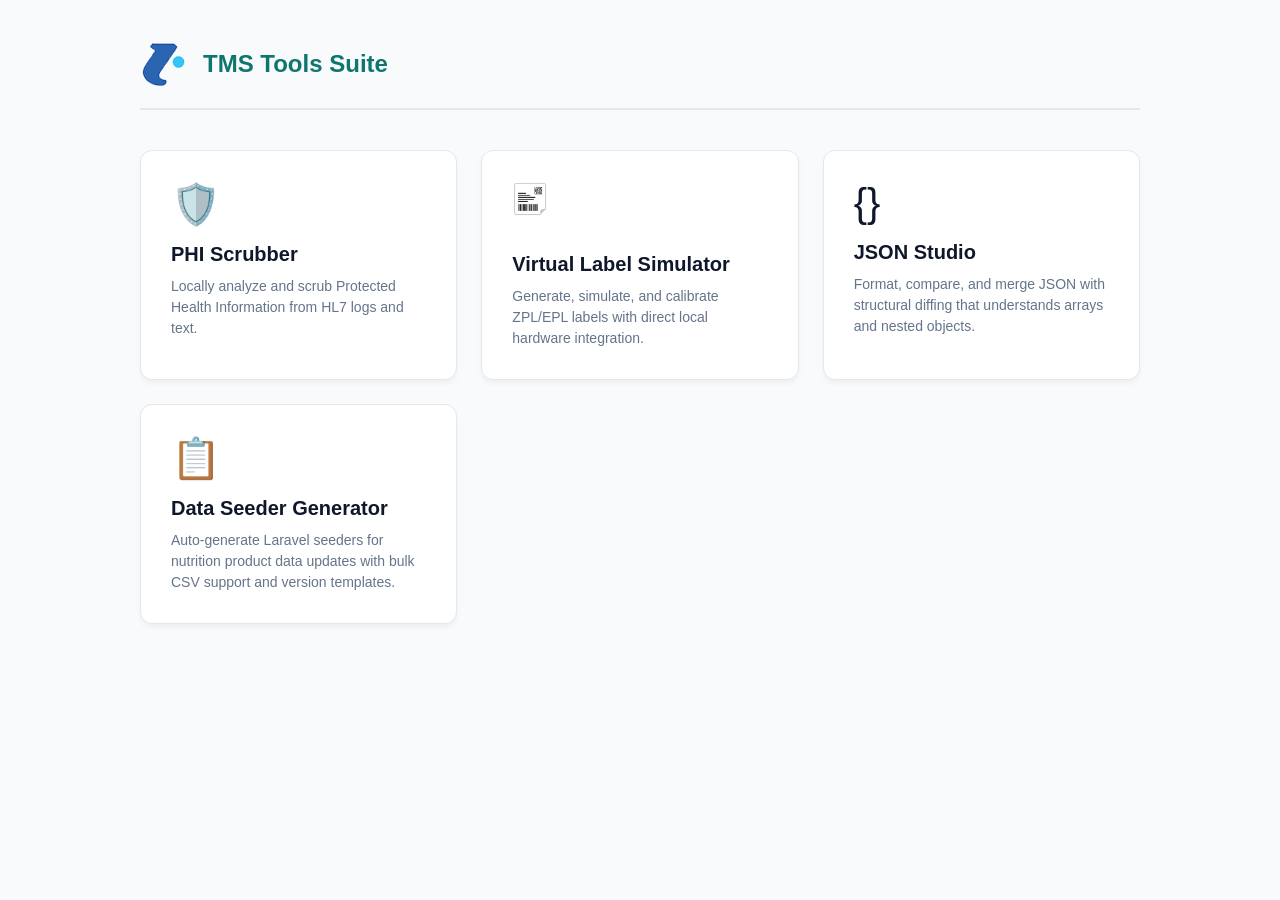
<file: dashboard/index.html>
<!DOCTYPE html>
<html lang="en">
<head>
    <meta charset="UTF-8">
    <meta name="viewport" content="width=device-width, initial-scale=1.0">
    <title>TMS Tools Suite</title>
    <link rel="stylesheet" href="dashboard.css">
</head>
<body>
    <div class="dashboard-wrapper">
        <header class="header">
            <div class="brand">
                <img src="../assets/icons/icon48.png" alt="TMS Logo" />
                <h1>TMS Tools Suite</h1>
            </div>

        </header>

        <main class="grid-container">
            <div class="tool-card" data-path="../tools/phi-scrubber/app.html">
                <div class="card-icon scrubbing-icon">🛡️</div>
                <h2>PHI Scrubber</h2>
                <p>Locally analyze and scrub Protected Health Information from HL7 logs and text.</p>
            </div>
            <div class="tool-card" data-path="../tools/label-simulator/index.html">
                <div class="card-icon label-icon"><img src="/assets/icons/label-icon.png" alt="Label Simulator" style="width: 36px; height: 36px; margin-bottom: 12px; border-radius: 4px; object-fit: contain;"></div>
                <h2>Virtual Label Simulator</h2>
                <p>Generate, simulate, and calibrate ZPL/EPL labels with direct local hardware integration.</p>
            </div>
            <div class="tool-card" data-path="../tools/json-studio/index.html">
                <div class="card-icon" style="font-size: 40px; margin-bottom: 15px;">{} </div>
                <h2>JSON Studio</h2>
                <p>Format, compare, and merge JSON with structural diffing that understands arrays and nested objects.</p>
            </div>
            <div class="tool-card" data-path="../tools/data-seeder-generator/index.html">
                <div class="card-icon" style="font-size: 40px; margin-bottom: 15px;">📋</div>
                <h2>Data Seeder Generator</h2>
                <p>Auto-generate Laravel seeders for nutrition product data updates with bulk CSV support and version templates.</p>
            </div>
            <!-- <div class="tool-card" data-path="../tools/barcode-generator/index.html">
                <div class="card-icon" style="font-size: 40px; margin-bottom: 15px;">🏷️</div>
                <h2>Barcode Generator</h2>
                <p>Generate product and milk bank labels as a standalone module, extracted from the label simulator.</p>
            </div> -->
        </main>
    </div>
    <script src="dashboard.js"></script>
</body>
</html>
</file>
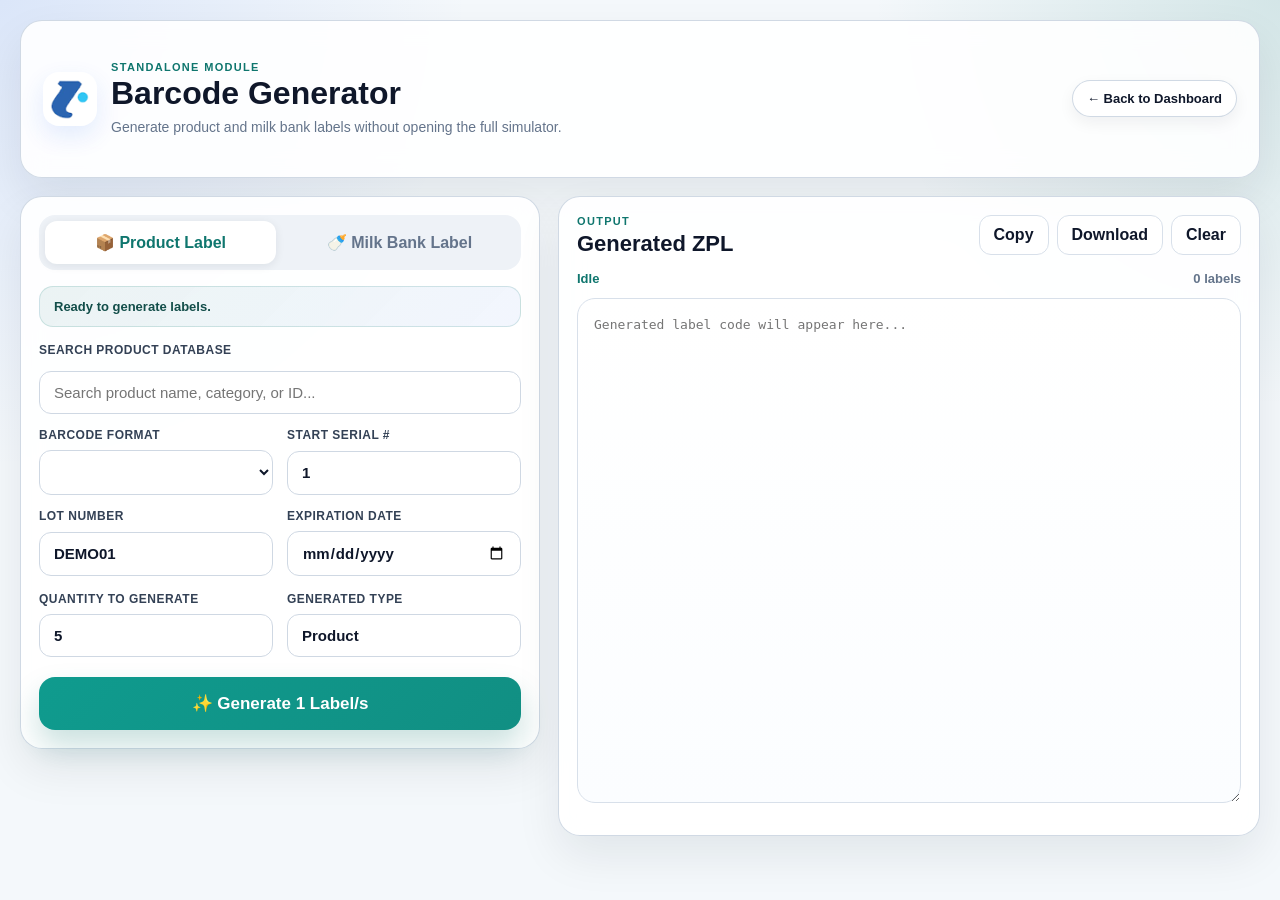
<file: tools/barcode-generator/index.html>
<!DOCTYPE html>
<html lang="en">
<head>
  <meta charset="UTF-8">
  <meta name="viewport" content="width=device-width, initial-scale=1.0">
  <title>Barcode Generator</title>
  <link rel="stylesheet" href="app.css">
</head>
<body>
  <div class="page-shell">
    <header class="topbar">
      <div class="brand-group">
        <img class="brand-logo" src="../../assets/icons/icon48.png" alt="TMS Logo">
        <div>
          <p class="eyebrow">Standalone Module</p>
          <h1>Barcode Generator</h1>
          <p class="subtitle">Generate product and milk bank labels without opening the full simulator.</p>
        </div>
      </div>
      <a class="back-link" href="../../dashboard/index.html">← Back to Dashboard</a>
    </header>

    <main class="content-grid">
      <section class="panel controls-panel">
        <div class="module-card">
          <div class="mode-switch" role="tablist" aria-label="Generator mode">
            <button class="mode-pill active" data-mode="product" type="button">📦 Product Label</button>
            <button class="mode-pill" data-mode="milkbank" type="button">🍼 Milk Bank Label</button>
          </div>

          <div id="selectedSummary" class="selected-summary">Ready to generate labels.</div>

          <div id="gtinLock" class="gtin-lock hidden">
            <span class="gtin-icon">🔒</span>
            <div class="gtin-copy">
              <span class="gtin-label">Target GTIN</span>
              <span id="gtinValue" class="gtin-value"></span>
            </div>
          </div>

          <div id="productFields" class="field-stack">
            <label class="field-label">Search Product Database</label>
            <div class="search-wrap">
              <input id="productSearch" class="text-input" type="text" placeholder="Search product name, category, or ID..." autocomplete="off">
              <div id="productDropdown" class="dropdown"></div>
            </div>

            <div class="field-grid two-up">
              <label class="field-label">Barcode Format
                <select id="barcodeFormat" class="text-input"></select>
              </label>
              <label class="field-label">Start Serial #
                <input id="startSerial" class="text-input" type="number" min="1" value="1">
              </label>
            </div>

            <div class="field-grid two-up">
              <label class="field-label">Lot Number
                <input id="lotNumber" class="text-input" type="text" value="DEMO01">
              </label>
              <label class="field-label">Expiration Date
                <input id="expiryDate" class="text-input" type="date">
              </label>
            </div>
          </div>

          <div id="milkbankFields" class="field-stack hidden">
            <label class="field-label">Target Milk Bank</label>
            <div class="search-wrap">
              <input id="milkBankSearch" class="text-input" type="text" placeholder="Search milk bank..." autocomplete="off">
              <div id="milkBankDropdown" class="dropdown"></div>
            </div>

            <div class="field-grid two-up">
              <label class="field-label">Volume (mL)
                <input id="volume" class="text-input" type="number" min="1" value="120">
              </label>
              <label class="field-label">Calories (Cal/Oz)
                <input id="calories" class="text-input" type="number" min="1" value="20">
              </label>
            </div>

            <div class="field-grid two-up">
              <label class="field-label">Batch Number
                <input id="batchNumber" class="text-input" type="text" value="001319-1">
              </label>
              <label class="field-label">Milk Type
                <select id="milkType" class="text-input">
                  <option value="Term">Term Milk</option>
                  <option value="Preterm">Preterm Milk</option>
                  <option value="Colostrum">Colostrum</option>
                  <option value="Transitional">Transitional</option>
                  <option value="EBM">Expressed</option>
                  <option value="PDHM">Pasteurized</option>
                  <option value="Dairy Free">Dairy Free</option>
                  <option value="Standard Pool">Standard</option>
                </select>
              </label>
            </div>
          </div>

          <div class="field-grid two-up">
            <label class="field-label">Quantity to Generate
              <input id="quantity" class="text-input" type="number" min="1" value="5">
            </label>
            <label class="field-label">Generated Type
              <input id="generatedType" class="text-input" type="text" readonly value="Product">
            </label>
          </div>

          <button id="generateBtn" class="generate-btn" type="button">✨ Generate 1 Label/s</button>
        </div>
      </section>

      <section class="panel output-panel">
        <div class="output-header">
          <div>
            <p class="eyebrow">Output</p>
            <h2>Generated ZPL</h2>
          </div>
          <div class="output-actions">
            <button id="copyBtn" type="button">Copy</button>
            <button id="downloadBtn" type="button">Download</button>
            <button id="clearBtn" type="button">Clear</button>
          </div>
        </div>

        <div class="output-meta">
          <span id="outputStatus">Idle</span>
          <span id="outputCount">0 labels</span>
        </div>

        <textarea id="outputArea" spellcheck="false" placeholder="Generated label code will appear here..."></textarea>
        <div id="previewList" class="preview-list"></div>
      </section>
    </main>
  </div>

  <script type="module" src="app.js"></script>
</body>
</html>
</file>
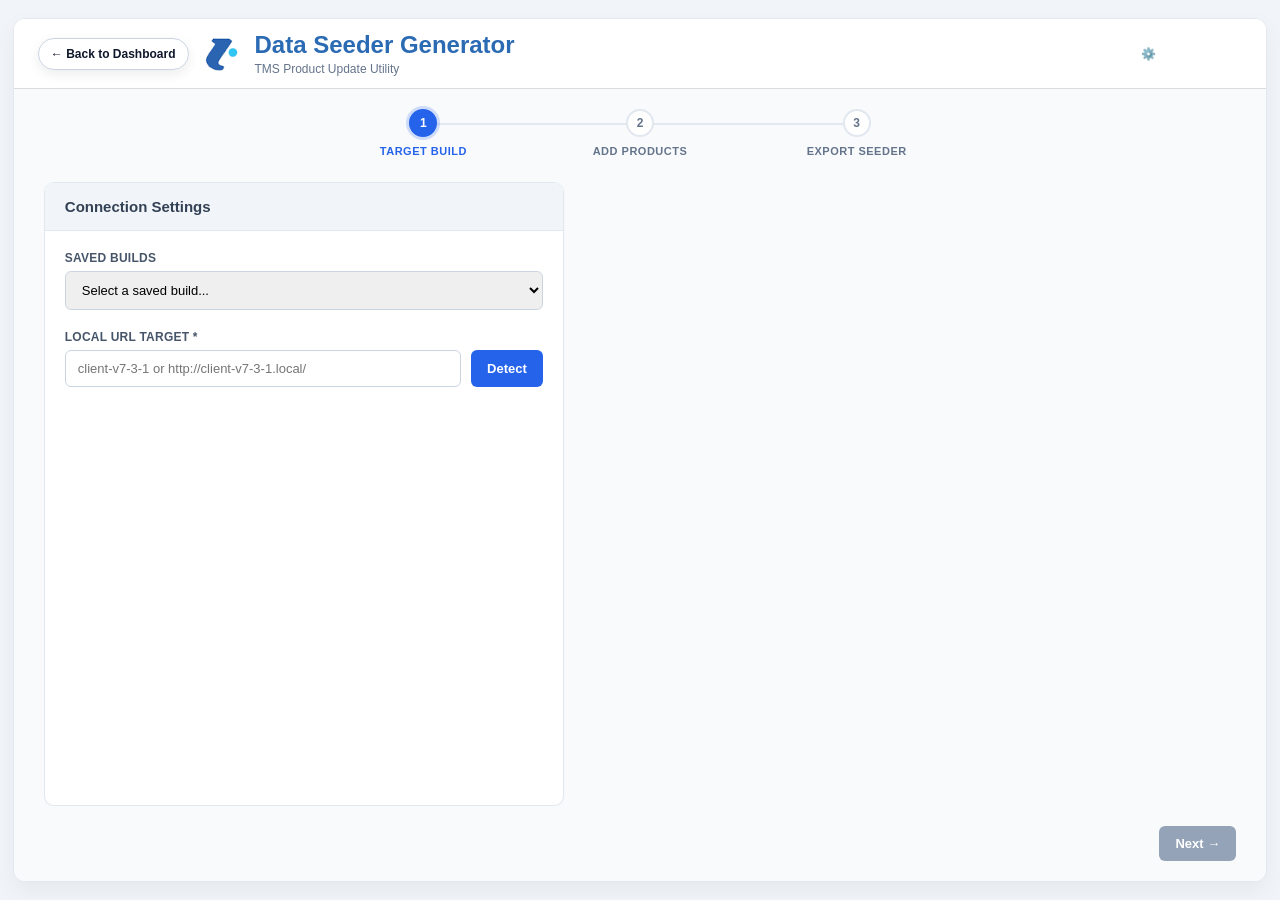
<file: tools/data-seeder-generator/index.html>
<!DOCTYPE html>
<html lang="en">
<head>
    <meta charset="UTF-8">
    <meta name="viewport" content="width=device-width, initial-scale=1.0">
    <title>Data Seeder Generator</title>
    <link rel="stylesheet" href="css/style.css">
</head>
<body>
    <div class="seeder-wrapper">
        <header class="header">
            <a class="dashboard-link" href="../../dashboard/index.html">← Back to Dashboard</a>
            <img class="brand-logo" src="../../assets/icons/icon48.png" alt="TMS Logo">
            <div class="brand-copy">
                <h1>Data Seeder Generator</h1>
                <p class="subtitle">TMS Product Update Utility</p>
            </div>
            <button id="openApiSettingsBtn" class="btn btn-secondary btn-small" style="margin-left: auto; border: 1px solid rgba(255,255,255,0.3); background: rgba(255,255,255,0.1); color: white;">
                ⚙️ API Settings
            </button>
        </header>

        <div class="container">
            <div class="steps-indicator">
                <div class="step active" data-step="1"><div class="step-number">1</div><div class="step-label">Target Build</div></div>
                <div class="step" data-step="2"><div class="step-number">2</div><div class="step-label">Add Products</div></div>
                <div class="step" data-step="3"><div class="step-number">3</div><div class="step-label">Export Seeder</div></div>
            </div>

            <!-- Step 1: Detect Build -->
            <section class="step-content active" id="step-1">
                <div class="panel-layout">
                    <!-- Left Panel: Controls -->
                    <div class="panel">
                        <div class="panel-header">Connection Settings</div>
                        <div class="panel-body">
                            <div class="product-form-group">
                                <label for="savedBuildsSelect">Saved Builds</label>
                                <div class="input-group" style="margin-bottom:0;">
                                    <select id="savedBuildsSelect" class="input-field">
                                        <option value="">Select a saved build...</option>
                                    </select>
                                    <button id="forgetBuildBtn" class="btn btn-secondary btn-small" title="Remove" style="display:none;">🗑</button>
                                </div>
                            </div>

                            <div class="product-form-group" style="margin-top: 20px;">
                                <label for="localUrl">Local URL Target *</label>
                                <div class="input-group">
                                    <input type="text" id="localUrl" placeholder="client-v7-3-1 or http://client-v7-3-1.local/" class="input-field">
                                    <button id="detectBuildBtn" class="btn btn-primary">Detect</button>
                                </div>
                                <div id="urlError" class="error-message" style="display:none; color: #ef4444; font-size: 12px; margin-top:5px;"></div>
                                <div id="buildSearchIndicator" class="build-search-indicator" role="status" aria-live="polite" hidden>
                                    <span class="build-search-spinner" aria-hidden="true"></span>
                                    <span id="buildSearchText">Searching build folders...</span>
                                    <span class="build-search-track" aria-hidden="true"><span></span></span>
                                    <button type="button" id="cancelBuildSearchBtn" class="btn btn-secondary btn-small" style="padding: 2px 8px; font-size: 11px;">Cancel</button>
                                </div>
                            </div>
                        </div>
                    </div>

                    <!-- Right Panel: Info -->
                    <div class="panel" id="buildDetailsCard" style="display:none;">
                        <div class="panel-header">Build Details</div>
                        <div class="panel-body">
                            <div class="info-row"><label>Client Name:</label><span id="clientName" class="value"></span></div>
                            <div class="info-row"><label>Version:</label><span id="buildVersion" class="value"></span></div>
                            <div class="info-row"><label>Quarter:</label><span id="buildQuarter" class="value"></span></div>
                            <div class="info-row"><label>Detected Project Path:</label><span id="buildPath" class="value monospace"></span></div>
                            <div class="info-row" style="margin-top: 10px; background: #f8fafc; padding: 10px; border-radius: 6px; border: 1px solid #e2e8f0;">
                                <label for="nextSeederNum">Next Seeder #:</label>
                                <div class="seeder-num-control">
                                    <span class="data-prefix">DATA</span>
                                    <input type="number" id="nextSeederNum" class="num-input" placeholder="154" min="1">
                                    <span id="seederNumSource" class="source-badge estimated">pending</span>
                                </div>
                            </div>
                            <div class="folder-link-row">
                                <span id="folderLinkStatus" class="folder-link-status">Waiting to verify folder...</span>
                                <button id="grantBuildFolderBtn" class="btn btn-secondary btn-small" style="display:none;" title="Grant and remember access to the shared folder containing builds">Link Shared Build Folder</button>
                                <button id="changeFolderBtn" class="btn btn-secondary btn-small" style="margin-left: 8px;">🔄 Switch Folder</button>
                            </div>
                        </div>
                    </div>
                </div>
                <div class="navigation-buttons">
                    <button id="continueBtn" class="btn btn-primary" style="margin-left: auto;" disabled>Next →</button>
                </div>
            </section>

            <!-- Step 2: Form & Table -->
            <section class="step-content" id="step-2">
                <div class="panel-layout">
                    <!-- Left Panel: Form -->
                    <div class="panel">
                        <div class="panel-header">Product Editor</div>
                        <div class="panel-body">
                            <div class="form-tabs">
                                <button type="button" class="form-tab-btn active" data-tab="manual" id="manualBtn">Manual Entry</button>
                                <button type="button" class="form-tab-btn" data-tab="liveCatalog" id="liveCatalogBtn">Products From TMNS</button>
                                <button type="button" class="form-tab-btn" data-tab="doc">Doc Import</button>
                                <button type="button" class="form-tab-btn" data-tab="csv">CSV Import</button>
                            </div>

                            <!-- Live Catalog Tab Content -->
                            <div id="liveCatalog-tab" class="form-tab-content">
                                <div class="product-form-group">
                                    <div style="display: flex; justify-content: space-between; align-items: center; margin-bottom: 8px;">
                                        <label for="apiSearchInput" style="margin: 0;">Search External Formulary <span id="apiTotalLoadedCount" style="color: #64748b; font-weight: normal; margin-left: 8px;"></span></label>
                                        <button id="apiLoadCatalogBtn" class="btn btn-secondary btn-small" style="background: #f1f5f9; color: #0f172a; border-color: #cbd5e1;">
                                            ⬇️ Load Products From TMNS
                                        </button>
                                    </div>
                                    <div style="display: flex; gap: 10px;">
                                        <input type="text" id="apiSearchInput" class="input-field" placeholder="Search by name, item number, or barcode..." style="flex: 1;" disabled>
                                    </div>

                                    <div id="apiLoadProgressWrapper" style="display: none; margin-top: 12px;">
                                        <div style="background: #e2e8f0; border-radius: 4px; height: 8px; overflow: hidden; width: 100%;">
                                            <div id="apiLoadProgressBar" style="width: 0%; height: 100%; background: #2563eb; transition: width 0.2s ease;"></div>
                                        </div>
                                        <div id="apiLoadProgressText" style="font-size: 11px; color: #64748b; margin-top: 4px; text-align: right;">0%</div>
                                    </div>
                                </div>

                                <!-- Search Results Grid -->
                                <div style="border: 1px solid #cbd5e1; border-radius: 8px; overflow: hidden; margin-top: 15px; display: flex; flex-direction: column; max-height: 400px;">
                                    <div style="overflow-y: auto; flex: 1;">
                                        <table class="products-preview-table" style="margin: 0; width: 100%;">
                                            <thead style="position: sticky; top: 0; z-index: 10;">
                                                <tr>
                                                    <th style="width: 40px; text-align: center;"></th>
                                                    <th>Product Details</th>
                                                    <th>Packaging</th>
                                                </tr>
                                            </thead>
                                            <tbody id="apiResultsBody">
                                                <tr class="empty-state">
                                                    <td colspan="3" style="text-align:center; padding:50px 20px; color:#94a3b8;">
                                                        Connect to a facility and search to view live products.
                                                    </td>
                                                </tr>
                                            </tbody>
                                        </table>
                                    </div>
                                    <div style="background: #f8fafc; padding: 12px 15px; border-top: 1px solid #cbd5e1; display: flex; justify-content: space-between; align-items: center;">
                                        <span id="apiSelectedCount" style="font-size: 12px; font-weight: 600; color: #475569;">0 products selected</span>
                                        <button id="stageSelectedApiBtn" class="btn btn-primary btn-small" disabled>+ Stage Selected</button>
                                    </div>
                                </div>
                            </div>

                            <!-- Manual Tab -->
                            <div class="form-tab-content active" id="manual-tab">
                                <div class="product-form-group">
                                    <label for="actionType">Action Type *</label>
                                    <select id="actionType" class="input-field">
                                        <option value="">Select an action...</option>
                                        <option value="create">Add New Products</option>
                                        <option value="add-form-factor">Add Form Factor</option>
                                        <option value="update">Update Product</option>
                                        <option value="update-form-factor">Update Item / Form Factor</option>
                                        <option value="add-manufacturer">Add Manufacturer</option>
                                        <option value="add-unit">Add Unit</option>
                                    </select>
                                </div>
                                <div id="productFormFields"></div>
                                <button id="addProductBtn" class="btn btn-secondary" style="width:100%; margin-top:15px;">➕ Add to Batch</button>
                            </div>

                            <!-- Doc Import Tab -->
                            <div class="form-tab-content" id="doc-tab">
                                <label for="docFile" class="csv-upload-area">
                                    <div class="upload-icon">📄</div>
                                    <h4 style="margin-bottom:8px; color: #1e3a8a;">Upload Word Document</h4>
                                    <span style="font-size: 12px; color: #64748b; margin-bottom: 15px;">Supports .docx Request Forms</span>
                                    <span class="btn btn-primary btn-small">Browse Files</span>
                                </label>
                                <input type="file" id="docFile" accept=".docx,.txt" multiple style="display:none;">
                                <div id="docParseError" class="error-message" style="display:none; margin-top: 10px; color: #ef4444; font-size: 12px;"></div>
                            </div>

                            <!-- CSV Tab -->
                            <div class="form-tab-content" id="csv-tab">
                                <label for="csvFile" class="csv-upload-area">
                                    <div class="upload-icon">📊</div>
                                    <h4 style="margin-bottom:8px; color: #1e3a8a;">Upload Bulk CSV</h4>
                                    <span style="font-size: 12px; color: #64748b; margin-bottom: 15px;">Format: action, productName...</span>
                                    <span class="btn btn-primary btn-small">Browse Files</span>
                                </label>
                                <input type="file" id="csvFile" accept=".csv" style="display:none;">
                                <button id="downloadCsvTemplate" class="btn btn-secondary" style="width: 100%;">Download CSV Template</button>
                            </div>
                        </div>
                    </div>

                    <!-- Right Panel: Preview Table -->
                    <div class="panel">
                        <div class="panel-header">
                            <div>Pending Batch <span class="product-count" style="background:#2563eb;color:white;padding:2px 8px;border-radius:12px;font-size:11px;margin-left:8px;">0</span></div>
                            <button id="clearAllBtn" class="btn btn-secondary btn-small" style="display:none;">Clear All</button>
                        </div>
                        <div class="panel-body" style="padding:0;">
                            <table class="products-preview-table">
                                <thead>
                                    <tr>
                                        <th>Type</th>
                                        <th>Name</th>
                                        <th>Details</th>
                                        <th></th>
                                    </tr>
                                </thead>
                                <tbody id="productsTableBody">
                                    <tr class="empty-state">
                                        <td colspan="4" style="text-align:center; padding:40px; color:#94a3b8;">No products in batch.</td>
                                    </tr>
                                </tbody>
                            </table>
                        </div>
                    </div>
                </div>
                <div class="navigation-buttons">
                    <button id="step2BackBtn" class="btn btn-secondary">← Back</button>
                    <button id="generateSeederBtn" class="btn btn-primary" style="display:none;">Generate Seeder →</button>
                </div>
            </section>

            <!-- Step 3: Output -->
            <section class="step-content" id="step-3">
                <div class="panel-layout output-layout">
                    <!-- Left Panel: Code Preview -->
                    <div class="panel">
                        <div class="panel-header" style="display: flex; justify-content: space-between; align-items: center;">
                            <span>Generated Code</span>
                            <div id="outputTabs" style="display: flex; gap: 8px; font-family: system-ui, -apple-system, sans-serif;">
                                <button type="button" class="btn btn-primary btn-small output-tab" data-format="php-v7" style="padding: 4px 10px; font-size: 12px;">Laravel (v7)</button>
                                <button type="button" class="btn btn-secondary btn-small output-tab" data-format="sql-v7" style="padding: 4px 10px; font-size: 12px;">Raw SQL (v7)</button>
                                <button type="button" class="btn btn-secondary btn-small output-tab" data-format="sql-v6" style="padding: 4px 10px; font-size: 12px;">Raw SQL (v6)</button>
                            </div>
                        </div>
                        <div class="panel-body" style="padding:0;">
                            <div class="code-block"><pre><code id="seederPreview"></code></pre></div>
                        </div>
                    </div>

                    <!-- Right Panel: Output Actions -->
                    <div class="panel">
                        <div class="panel-header">Output Options</div>
                        <div class="panel-body">
                            <div class="output-option" id="autoWriteWrapper" style="display:none;">
                                <input type="radio" name="output" id="outputAutoWrite" value="auto-write">
                                <label for="outputAutoWrite"><strong>💾 Auto-Write</strong><span>Write directly to folder</span></label>
                            </div>
                            <div class="output-option">
                                <input type="radio" name="output" id="outputDownload" value="download" checked>
                                <label for="outputDownload"><strong>⬇️ Download</strong><span>Save as PHP file</span></label>
                            </div>
                            <div class="output-option">
                                <input type="radio" name="output" id="outputCopy" value="copy">
                                <label for="outputCopy"><strong>📋 Copy Code</strong><span>Copy to clipboard</span></label>
                            </div>
                            <button id="executeOutputBtn" class="btn btn-primary" style="width:100%; margin-top:20px; padding:15px; font-size:15px;">Execute Action</button>
                        </div>
                    </div>
                </div>
                <div class="navigation-buttons">
                    <button id="backToProductsBtn" class="btn btn-secondary">← Back to Editor</button>
                    <button id="newSeederBtn" class="btn btn-secondary">Create Another</button>
                </div>
            </section>

            <!-- Toast Messages -->
            <div id="statusMessage" class="status-message hidden"></div>
        </div>
    </div>

    <!-- Modals -->
    <!-- API Settings Modal -->
    <div id="apiSettingsModal" class="modal hidden">
        <div class="modal-content" style="max-width: 500px; text-align: left;">
            <div style="display: flex; justify-content: space-between; align-items: center; border-bottom: 1px solid #e2e8f0; padding-bottom: 15px; margin-bottom: 20px;">
                <h3 style="margin: 0; font-size: 18px; color: #0f172a;">API Connection Settings</h3>
                <button type="button" class="close-api-btn" style="background: none; border: none; font-size: 20px; cursor: pointer; color: #64748b;">&times;</button>
            </div>

            <div class="product-form-group">
                <label for="apiBaseUrl">API Base URL</label>
                <input type="text" id="apiBaseUrl" class="input-field" placeholder="https://...">
            </div>

            <div class="product-form-group">
                <label for="apiToken">Personal Access Token (Bearer)</label>
                <input type="password" id="apiToken" class="input-field" placeholder="Paste your token here...">
            </div>

            <button id="testApiConnectionBtn" class="btn btn-secondary" style="width: 100%; margin-bottom: 20px;">Test Connection & Fetch Facilities</button>

            <div id="facilitySelectionWrapper" class="product-form-group hidden" style="background: #f8fafc; padding: 15px; border-radius: 8px; border: 1px solid #cbd5e1;">
                <label style="color: #10b981;">Connection Successful!</label>
                <label for="apiFacilitySelect" style="margin-top: 10px;">Select Target Facility</label>
                <select id="apiFacilitySelect" class="input-field" style="margin-bottom: 15px;"></select>
                <button id="saveApiSettingsBtn" class="btn btn-primary" style="width: 100%;">Save Configuration</button>
            </div>
        </div>
    </div>

    <div id="successModal" class="modal hidden">
        <div class="modal-content">
            <h3 id="successTitle">Success!</h3>
            <p id="successMessage"></p>
            <button id="closeSuccessBtn" class="btn btn-primary">Done</button>
        </div>
    </div>

    <div id="errorModal" class="modal hidden">
        <div class="modal-content error">
            <div class="modal-icon">❌</div>
            <h3>Error</h3>
            <p id="errorMessage"></p>
            <button id="closeErrorBtn" class="btn btn-primary">Close</button>
        </div>
    </div>

    <!-- Product Preview Modal -->
    <div id="previewModal" class="modal hidden">
        <div class="modal-content preview-modal-content">
            <div class="preview-modal-header">
                <h3 id="previewTitle">Product Details</h3>
                <button id="dismissPreviewBtn" type="button" title="Close without saving" aria-label="Close preview">&times;</button>
            </div>
            <div id="previewDetails">
                <!-- Product details will be injected here -->
            </div>
            <button id="closePreviewBtn" class="btn btn-secondary">Close Preview</button>
        </div>
    </div>

    <script src="js/mammoth.browser.min.js"></script>
    <script src="js/wamp-detector.js"></script>
    <script src="js/seeder-generator.js"></script>
    <script src="js/csv-handler.js"></script>
    <script src="js/fs-access.js"></script>
    <script src="js/idb-keyval.js"></script>
    <script src="js/app.js"></script>
    <script src="js/constants.js"></script>
    <script src="js/templates/q3-template.js"></script>
    <script src="js/api-service.js"></script>
    <script src="js/templates/v6-sql-template.js"></script>
    <script src="js/templates/v7-sql-template.js"></script>
</body>
</html>
</file>
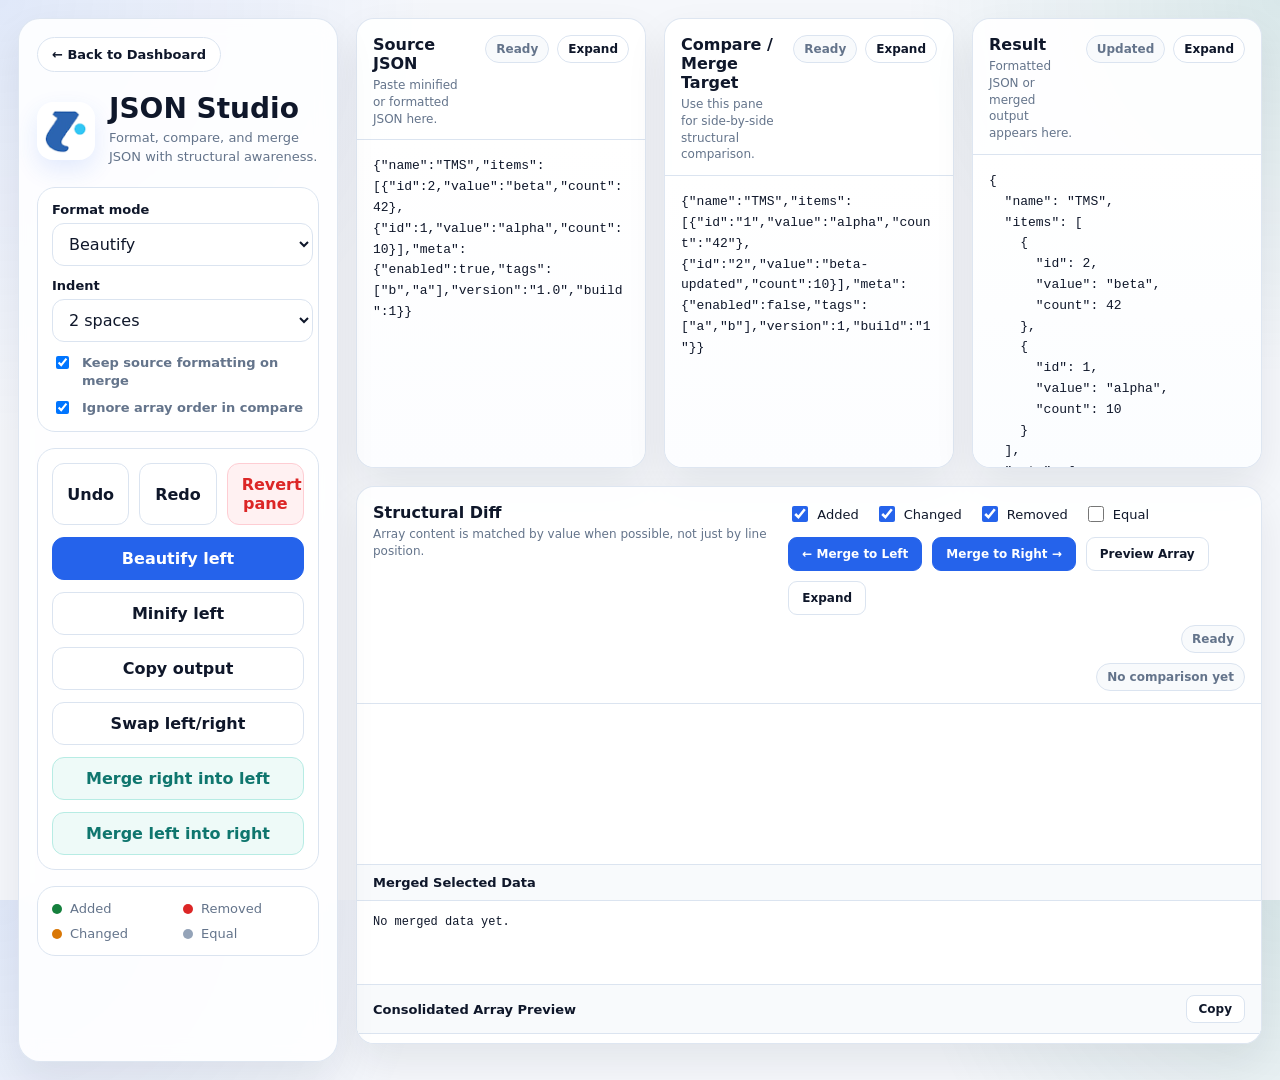
<file: tools/json-studio/index.html>
<!DOCTYPE html>
<html lang="en">
<head>
  <meta charset="UTF-8">
  <meta name="viewport" content="width=device-width, initial-scale=1.0">
  <title>JSON Studio</title>
  <link rel="stylesheet" href="app.css">
</head>
<body>
  <div class="app-shell">
    <aside class="sidebar">
      <a class="back-link" href="../../dashboard/index.html">← Back to Dashboard</a>
      <div class="brand-block">
        <img class="tms-logo" src="../../assets/icons/icon48.png" alt="TMS Logo">
        <div>
          <h1>JSON Studio</h1>
          <p>Format, compare, and merge JSON with structural awareness.</p>
        </div>
      </div>

      <div class="card controls">
        <div class="control-row">
          <label for="formatMode">Format mode</label>
          <select id="formatMode">
            <option value="beautify">Beautify</option>
            <option value="minify">Minify</option>
            <option value="sort">Beautify + sort keys</option>
            <option value="compact-arrays">Beautify + compact arrays</option>
          </select>
        </div>
        <div class="control-row">
          <label for="indentSize">Indent</label>
          <select id="indentSize">
            <option value="2">2 spaces</option>
            <option value="4">4 spaces</option>
            <option value="tab">Tabs</option>
          </select>
        </div>
        <div class="toggle-row">
          <label class="toggle"><input id="keepFormatting" type="checkbox" checked><span>Keep source formatting on merge</span></label>
          <label class="toggle"><input id="ignoreArrayOrder" type="checkbox" checked><span>Ignore array order in compare</span></label>
        </div>
      </div>

      <div class="card actions">
        <div class="action-group">
          <button id="undoBtn">Undo</button>
          <button id="redoBtn">Redo</button>
          <button id="revertBtn" class="danger">Revert pane</button>
        </div>
        <button id="beautifyBtn" class="primary">Beautify left</button>
        <button id="minifyBtn">Minify left</button>
        <button id="copyBtn">Copy output</button>
        <button id="swapBtn">Swap left/right</button>
        <button id="mergeLeftBtn" class="accent">Merge right into left</button>
        <button id="mergeRightBtn" class="accent">Merge left into right</button>
      </div>

      <div class="card legend">
        <div><span class="dot add"></span> Added</div>
        <div><span class="dot remove"></span> Removed</div>
        <div><span class="dot change"></span> Changed</div>
        <div><span class="dot equal"></span> Equal</div>
      </div>
    </aside>

    <main class="workspace">
      <section class="pane editor-pane" id="leftPane">
        <header>
          <div>
            <h2>Source JSON</h2>
            <p>Paste minified or formatted JSON here.</p>
          </div>
          <div class="pane-header-actions">
            <span id="leftStatus" class="status">Ready</span>
            <button class="expand-btn" data-expand-target="leftPane" type="button" aria-expanded="false">Expand</button>
          </div>
        </header>
        <textarea id="leftInput" spellcheck="false" placeholder='{"example": true, "items": [1,2,3]}'></textarea>
      </section>

      <section class="pane editor-pane" id="rightPane">
        <header>
          <div>
            <h2>Compare / Merge Target</h2>
            <p>Use this pane for side-by-side structural comparison.</p>
          </div>
          <div class="pane-header-actions">
            <span id="rightStatus" class="status">Ready</span>
            <button class="expand-btn" data-expand-target="rightPane" type="button" aria-expanded="false">Expand</button>
          </div>
        </header>
        <textarea id="rightInput" spellcheck="false" placeholder='{"example": false, "items": [3,2,1]}'></textarea>
      </section>

      <section class="pane output-pane" id="resultPane">
        <header>
          <div>
            <h2>Result</h2>
            <p>Formatted JSON or merged output appears here.</p>
          </div>
          <div class="pane-header-actions">
            <span id="resultStatus" class="status">Idle</span>
            <button class="expand-btn" data-expand-target="resultPane" type="button" aria-expanded="false">Expand</button>
          </div>
        </header>
        <pre id="resultOutput" class="output"></pre>
      </section>
    </main>

    <section class="compare-panel" id="comparePane">
      <div class="compare-header">
        <div>
          <h2>Structural Diff</h2>
          <p>Array content is matched by value when possible, not just by line position.</p>
        </div>
        <div class="compare-meta">
          <div class="diff-merge-controls" aria-label="Merge diff data options">
            <div class="checkbox-group">
              <label><input class="diff-merge-type" type="checkbox" value="add" checked> Added</label>
              <label><input class="diff-merge-type" type="checkbox" value="change" checked> Changed</label>
              <label><input class="diff-merge-type" type="checkbox" value="remove" checked> Removed</label>
              <label><input class="diff-merge-type" type="checkbox" value="equal"> Equal</label>
            </div>
            <div class="button-group">
              <button id="mergeSelectedLeftBtn" type="button" class="primary">← Merge to Left</button>
              <button id="mergeSelectedRightBtn" type="button" class="primary">Merge to Right →</button>
              <button id="previewConsolidatedBtn" type="button">Preview Array</button>
              <button class="expand-btn" data-expand-target="comparePane" type="button" aria-expanded="false">Expand</button>
            </div>
          </div>
          <span id="structuralStatus" class="summary">Ready</span>
          <span id="diffSummary" class="summary">No comparison yet</span>
        </div>
      </div>
      <div id="diffView" class="diff-view"></div>
      <div class="merge-preview-wrap">
        <header>
          <h3>Merged Selected Data</h3>
        </header>
        <pre id="mergedSelectedOutput" class="merged-output">No merged data yet.</pre>
      </div>
      <div class="merge-preview-wrap">
        <header>
          <h3>Consolidated Array Preview</h3>
          <button id="copyCopyBtn" type="button" class="copy-btn">Copy</button>
        </header>
        <pre id="consolidatedArrayOutput" class="merged-output">No consolidated preview yet.</pre>
      </div>
    </section>
  </div>

  <script src="app.js"></script>
</body>
</html>
</file>
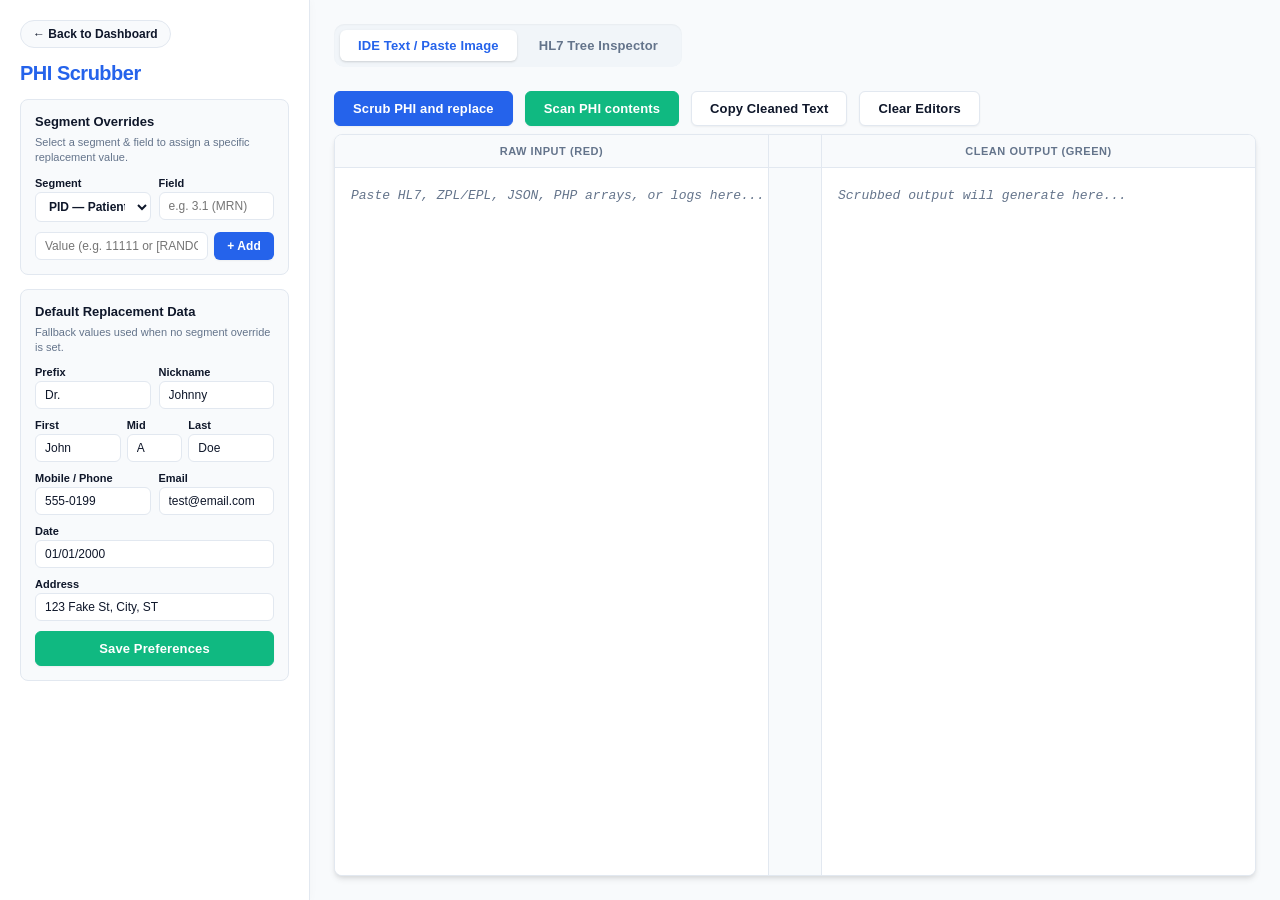
<file: tools/phi-scrubber/app.html>
<!DOCTYPE html>
<html lang="en">
<head>
  <meta charset="UTF-8">
  <title>PHI Scrubber Dashboard</title>
  <link rel="stylesheet" href="app.css">
</head>
<body>
  <div class="sidebar">
    <a class="back-button" href="../../dashboard/index.html">&larr; Back to Dashboard</a>
    <h2>PHI Scrubber</h2>

    <!-- 1. SEGMENT OVERRIDE BUILDER -->
    <div class="settings-panel">
      <h3>Segment Overrides</h3>
      <p class="subtitle">Select a segment &amp; field to assign a specific replacement value.</p>

      <div class="field-grid-2">
        <div class="field-item">
          <label for="override-segment">Segment</label>
          <select id="override-segment">
            <option value="PID" selected>PID &mdash; Patient ID</option>
            <option value="ORC">ORC &mdash; Common Order</option>
            <option value="PV1">PV1 &mdash; Patient Visit</option>
            <option value="OBR">OBR &mdash; Observation Req</option>
            <option value="NK1">NK1 &mdash; Next of Kin</option>
            <option value="GT1">GT1 &mdash; Guarantor</option>
            <option value="IN1">IN1 &mdash; Insurance</option>
            <option value="MSH">MSH &mdash; Message Header</option>
            <option value="RXE">RXE &mdash; Pharmacy Order</option>
            <option value="SPM">SPM &mdash; Specimen</option>
            <option value="CUSTOM">Custom (Z* Segment)...</option>
          </select>
        </div>

        <div class="field-item">
          <label for="override-field">Field</label>
          <input type="text" id="override-field" list="field-options" placeholder="e.g. 3.1 (MRN)">
          <datalist id="field-options"></datalist>
        </div>
      </div>

      <div id="custom-segment-row" class="field-item hidden">
        <label for="override-custom-segment">Custom Segment Code</label>
        <input type="text" id="override-custom-segment" maxlength="6" placeholder="e.g. ZPI or Z01">
      </div>

      <div class="override-add-row">
        <input type="text" id="override-value" placeholder="Value (e.g. 11111 or [RANDOM])">
        <button type="button" id="btn-add-override" class="add-override-btn">+ Add</button>
      </div>

      <div id="override-list" class="override-list"></div>
    </div>

    <!-- 2. COMPACT DEFAULT REPLACEMENT DATA -->
    <div class="settings-panel">
      <h3>Default Replacement Data</h3>
      <p class="subtitle">Fallback values used when no segment override is set.</p>

      <div class="field-grid-2">
        <div class="field-item">
          <label for="dummy-prefix">Prefix</label>
          <input type="text" id="dummy-prefix" value="Dr.">
        </div>
        <div class="field-item">
          <label for="dummy-nickname">Nickname</label>
          <input type="text" id="dummy-nickname" value="Johnny">
        </div>
      </div>

      <div class="field-grid-3">
        <div class="field-item">
          <label for="dummy-first">First</label>
          <input type="text" id="dummy-first" value="John">
        </div>
        <div class="field-item">
          <label for="dummy-middle">Mid</label>
          <input type="text" id="dummy-middle" value="A">
        </div>
        <div class="field-item">
          <label for="dummy-last">Last</label>
          <input type="text" id="dummy-last" value="Doe">
        </div>
      </div>

      <div class="field-grid-2">
        <div class="field-item">
          <label for="dummy-phone">Mobile / Phone</label>
          <input type="text" id="dummy-phone" value="555-0199">
        </div>
        <div class="field-item">
          <label for="dummy-email">Email</label>
          <input type="text" id="dummy-email" value="test@email.com">
        </div>
      </div>

      <div class="field-item">
        <label for="dummy-date">Date</label>
        <input type="text" id="dummy-date" value="01/01/2000">
      </div>

      <div class="field-item">
        <label for="dummy-address">Address</label>
        <input type="text" id="dummy-address" value="123 Fake St, City, ST">
      </div>

      <button type="button" id="btn-save-settings" class="secondary-btn">Save Preferences</button>
      <div id="save-status"></div>
    </div>
  </div>

  <div class="main-content">
    <div class="tabs">
      <button id="tab-text" class="active">IDE Text / Paste Image</button>
      <button id="tab-inspector">HL7 Tree Inspector</button>
    </div>

    <div id="view-text" class="view active">
      <div class="toolbar">
        <button id="btn-scrub-text" class="primary-btn">Scrub PHI and replace</button>
        <button id="btn-scan-text" class="secondary-btn" style="margin-top: 0; width: auto;">Scan PHI contents</button>
        <button id="btn-copy">Copy Cleaned Text</button>
        <button id="btn-clear">Clear Editors</button>
      </div>
      <div id="text-status" class="status-msg"></div>

      <div class="ide-container">
        <div class="ide-pane">
          <div class="ide-header">RAW INPUT (RED)</div>
          <div id="raw-editor" class="code-editor" contenteditable="true" spellcheck="false" placeholder="Paste HL7, ZPL/EPL, JSON, PHP arrays, or logs here..."></div>
        </div>
        <div class="ide-center-gutter">
          <div class="ide-header text-transparent">.</div>
          <div id="action-editor" class="code-editor gutter-editor"></div>
        </div>
        <div class="ide-pane">
          <div class="ide-header">CLEAN OUTPUT (GREEN)</div>
          <div id="clean-editor" class="code-editor" contenteditable="true" spellcheck="false" placeholder="Scrubbed output will generate here..."></div>
        </div>
      </div>
    </div>

    <div id="view-inspector" class="view hidden">
      <div class="toolbar">
        <button id="btn-build-tree" class="primary-btn">Generate Tree from IDE Text</button>
      </div>
      <div class="status-msg" style="color: #6b7280; background: transparent; border: none; padding-left: 0;">Analyzes the raw HL7 message in your IDE tab using TMS 1-based field descriptors (SEG-Field[Rep].Comp[Subcomp]).</div>

      <div id="tree-container" class="hl7-tree-container">
        <p class="subtitle" style="text-align:center; margin-top:40px;">Paste HL7 in the 'IDE Text' tab, then click Generate to inspect.</p>
      </div>
    </div>
  </div>

  <script src="mirth.min.js"></script>
  <script src="app.js"></script>
</body>
</html>
</file>
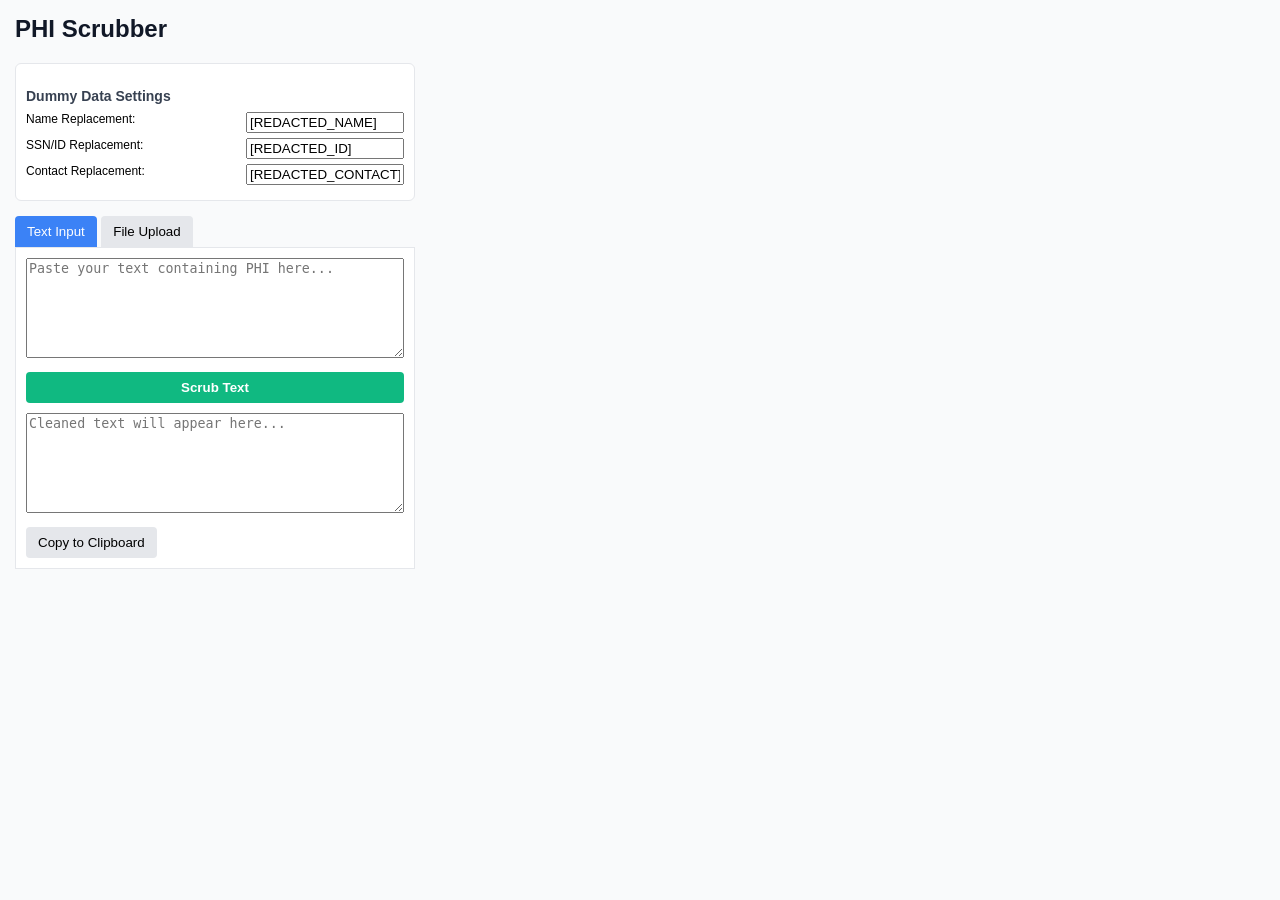
<file: tools/phi-scrubber/popup.html>
<!DOCTYPE html>
<html lang="en">
<head>
  <meta charset="UTF-8">
  <title>PHI Scrubber</title>
  <link rel="stylesheet" href="popup.css">
</head>
<body>
  <div class="container">
    <h2>PHI Scrubber</h2>
    
    <div class="settings-panel">
      <h3>Dummy Data Settings</h3>
      <div class="input-group">
        <label>Name Replacement:</label>
        <input type="text" id="dummy-name" value="[REDACTED_NAME]">
      </div>
      <div class="input-group">
        <label>SSN/ID Replacement:</label>
        <input type="text" id="dummy-ssn" value="[REDACTED_ID]">
      </div>
      <div class="input-group">
        <label>Contact Replacement:</label>
        <input type="text" id="dummy-contact" value="[REDACTED_CONTACT]">
      </div>
    </div>

    <div class="tabs">
      <button id="tab-text" class="active">Text Input</button>
      <button id="tab-file">File Upload</button>
    </div>

    <div id="view-text" class="view active">
      <textarea id="raw-text" placeholder="Paste your text containing PHI here..."></textarea>
      <button id="btn-scrub-text" class="primary-btn">Scrub Text</button>
      <textarea id="clean-text" readonly placeholder="Cleaned text will appear here..."></textarea>
      <button id="btn-copy">Copy to Clipboard</button>
    </div>

    <div id="view-file" class="view hidden">
      <input type="file" id="file-upload" accept=".txt,.csv,.json">
      <button id="btn-scrub-file" class="primary-btn">Scrub & Download File</button>
      <div id="file-status"></div>
    </div>

  </div>
  <script src="popup.js"></script>
</body>
</html>
</file>
<file: dashboard/dashboard.css>
:root {
  --bg-main: #f8fafc; --bg-card: #ffffff; --primary: #0f766e; --primary-hover: #0d9488;
  --text-main: #0f172a; --text-muted: #64748b; --border: #e2e8f0;
}
body, html { margin: 0; padding: 0; font-family: -apple-system, BlinkMacSystemFont, "Segoe UI", sans-serif; background: var(--bg-main); color: var(--text-main); }
.dashboard-wrapper { max-width: 1000px; margin: 0 auto; padding: 40px 20px; }
.header { display: flex; justify-content: space-between; align-items: center; margin-bottom: 40px; padding-bottom: 20px; border-bottom: 2px solid var(--border); }
.brand { display: flex; align-items: center; gap: 15px; }
.brand h1 { margin: 0; font-size: 24px; color: var(--primary); }
.security-badge { display: flex; align-items: center; gap: 8px; background: #ecfdf5; color: #065f46; padding: 6px 12px; border-radius: 20px; font-size: 13px; font-weight: bold; border: 1px solid #a7f3d0; }
.status-dot { width: 8px; height: 8px; background-color: #10b981; border-radius: 50%; box-shadow: 0 0 0 2px #d1fae5; }
.grid-container { display: grid; grid-template-columns: repeat(auto-fit, minmax(300px, 1fr)); gap: 24px; }
.tool-card { background: var(--bg-card); border: 1px solid var(--border); border-radius: 12px; padding: 30px; cursor: pointer; transition: all 0.2s ease; box-shadow: 0 4px 6px -1px rgba(0, 0, 0, 0.05); }
.tool-card:hover { transform: translateY(-4px); border-color: var(--primary-hover); box-shadow: 0 10px 15px -3px rgba(0, 0, 0, 0.1); }
.card-icon { font-size: 40px; margin-bottom: 15px; }
.tool-card h2 { margin: 0 0 10px 0; font-size: 20px; }
.tool-card p { margin: 0; color: var(--text-muted); font-size: 14px; line-height: 1.5; }
</file>
<file: tools/barcode-generator/app.css>
:root {
  --bg: #f4f8fb;
  --panel: rgba(255, 255, 255, 0.92);
  --panel-border: rgba(203, 213, 225, 0.9);
  --text: #0f172a;
  --muted: #64748b;
  --accent: #0f766e;
  --accent-hover: #115e59;
  --primary: #2563eb;
  --primary-hover: #1d4ed8;
  --shadow: 0 20px 45px rgba(15, 23, 42, 0.08);
}

* { box-sizing: border-box; }
html, body { min-height: 100%; }
body {
  margin: 0;
  color: var(--text);
  background:
    radial-gradient(circle at top left, rgba(37, 99, 235, 0.12), transparent 30%),
    radial-gradient(circle at top right, rgba(15, 118, 110, 0.14), transparent 26%),
    var(--bg);
  font-family: "Aptos", "Segoe UI", sans-serif;
}

button, input, select, textarea { font: inherit; }

.page-shell {
  min-height: 100vh;
  padding: 20px;
  display: grid;
  gap: 18px;
}

.topbar {
  display: flex;
  align-items: center;
  justify-content: space-between;
  gap: 16px;
  padding: 18px 22px;
  border: 1px solid var(--panel-border);
  border-radius: 22px;
  background: rgba(255, 255, 255, 0.9);
  box-shadow: var(--shadow);
  backdrop-filter: blur(12px);
}

.brand-group { display: flex; align-items: center; gap: 14px; }
.brand-logo {
  width: 54px;
  height: 54px;
  border-radius: 16px;
  padding: 6px;
  background: #fff;
  object-fit: contain;
  box-shadow: 0 10px 24px rgba(37, 99, 235, 0.12);
}
.eyebrow {
  margin: 0 0 4px;
  text-transform: uppercase;
  letter-spacing: 0.12em;
  font-size: 11px;
  font-weight: 800;
  color: var(--accent);
}
.topbar h1 {
  margin: 0;
  font-size: 32px;
  line-height: 1.05;
  font-family: "Bahnschrift", "Segoe UI", sans-serif;
}
.subtitle { margin: 6px 0 0; color: var(--muted); font-size: 14px; line-height: 1.45; }
.back-link {
  display: inline-flex;
  align-items: center;
  justify-content: center;
  padding: 10px 14px;
  border-radius: 999px;
  border: 1px solid var(--panel-border);
  background: #fff;
  color: var(--text);
  text-decoration: none;
  font-size: 13px;
  font-weight: 700;
  white-space: nowrap;
  box-shadow: 0 6px 16px rgba(15, 23, 42, 0.06);
}
.back-link:hover { background: #f8fafc; border-color: #94a3b8; }

.content-grid {
  display: grid;
  grid-template-columns: minmax(360px, 520px) minmax(0, 1fr);
  gap: 18px;
  align-items: start;
}
.panel {
  border: 1px solid var(--panel-border);
  border-radius: 22px;
  background: var(--panel);
  box-shadow: var(--shadow);
  backdrop-filter: blur(12px);
}
.controls-panel { padding: 18px; }
.output-panel { padding: 18px; min-height: 640px; display: flex; flex-direction: column; }

.module-card { display: grid; gap: 16px; }
.mode-switch {
  display: grid;
  grid-template-columns: repeat(2, minmax(0, 1fr));
  gap: 8px;
  padding: 6px;
  background: #eef2f7;
  border-radius: 16px;
}
.mode-pill {
  border: 0;
  border-radius: 12px;
  background: transparent;
  padding: 12px 14px;
  font-weight: 700;
  color: var(--muted);
  cursor: pointer;
  transition: transform 0.15s ease, background 0.15s ease, color 0.15s ease, box-shadow 0.15s ease;
}
.mode-pill.active {
  background: #fff;
  color: var(--accent);
  box-shadow: 0 2px 10px rgba(15, 23, 42, 0.08);
}
.mode-pill:hover { transform: translateY(-1px); }

.selected-summary {
  padding: 12px 14px;
  border-radius: 14px;
  background: linear-gradient(135deg, rgba(15, 118, 110, 0.08), rgba(37, 99, 235, 0.06));
  border: 1px solid rgba(15, 118, 110, 0.16);
  color: #134e4a;
  font-size: 13px;
  font-weight: 600;
}

.gtin-lock {
  display: flex;
  align-items: center;
  gap: 10px;
  padding: 12px 14px;
  border-radius: 14px;
  background: #f8fafc;
  border: 1px solid #dbe4f0;
}
.gtin-icon { font-size: 18px; }
.gtin-copy { display: flex; flex-direction: column; gap: 2px; }
.gtin-label {
  font-size: 11px;
  font-weight: 800;
  color: var(--accent);
  text-transform: uppercase;
  letter-spacing: 0.08em;
}
.gtin-value {
  font-family: "Cascadia Code", "Fira Code", Consolas, monospace;
  font-size: 14px;
  font-weight: 700;
  color: #115e59;
}

.field-stack { display: grid; gap: 14px; }
.field-grid { display: grid; gap: 14px; }
.two-up { grid-template-columns: repeat(2, minmax(0, 1fr)); }
.field-label { display: grid; gap: 8px; font-size: 12px; font-weight: 800; color: #334155; letter-spacing: 0.04em; text-transform: uppercase; }
.text-input {
  width: 100%;
  border: 1px solid #cfd8e3;
  border-radius: 12px;
  background: #fff;
  padding: 12px 14px;
  color: var(--text);
  outline: none;
  font-size: 15px;
}
.text-input:focus { border-color: rgba(37, 99, 235, 0.55); box-shadow: 0 0 0 3px rgba(37, 99, 235, 0.08); }
.search-wrap { position: relative; }
.dropdown {
  position: absolute;
  inset: calc(100% + 8px) 0 auto 0;
  z-index: 5;
  background: #fff;
  border: 1px solid #d8e0ea;
  border-radius: 14px;
  box-shadow: 0 18px 36px rgba(15, 23, 42, 0.12);
  max-height: 220px;
  overflow: auto;
  display: none;
}
.dropdown.open { display: block; }
.dropdown-item {
  padding: 10px 12px;
  cursor: pointer;
  border-bottom: 1px solid #eef2f7;
  font-size: 13px;
}
.dropdown-item:last-child { border-bottom: 0; }
.dropdown-item:hover, .dropdown-item.active { background: #f8fafc; }
.dropdown-empty { padding: 12px; color: var(--muted); font-style: italic; }
.hidden { display: none !important; }

.generate-btn {
  margin-top: 4px;
  width: 100%;
  border: 0;
  border-radius: 16px;
  background: linear-gradient(135deg, #0f9b8e, #118f83);
  color: #fff;
  padding: 16px 18px;
  font-size: 17px;
  font-weight: 800;
  cursor: pointer;
  box-shadow: 0 16px 30px rgba(15, 118, 110, 0.22);
  transition: transform 0.15s ease, box-shadow 0.15s ease, background 0.15s ease;
}
.generate-btn:hover { transform: translateY(-1px); box-shadow: 0 18px 36px rgba(15, 118, 110, 0.28); background: linear-gradient(135deg, #118f83, #0f766e); }

.output-header {
  display: flex;
  justify-content: space-between;
  align-items: flex-start;
  gap: 12px;
}
.output-header h2 { margin: 0; font-size: 22px; font-family: "Bahnschrift", "Segoe UI", sans-serif; }
.output-actions { display: flex; gap: 8px; flex-wrap: wrap; }
.output-actions button {
  border: 1px solid #d8e0ea;
  background: #fff;
  color: var(--text);
  padding: 10px 14px;
  border-radius: 12px;
  font-weight: 700;
  cursor: pointer;
}
.output-actions button:hover { background: #f8fafc; border-color: #94a3b8; }
.output-meta {
  display: flex;
  justify-content: space-between;
  gap: 10px;
  margin: 14px 0 12px;
  color: var(--muted);
  font-size: 13px;
  font-weight: 700;
}
#outputStatus { color: var(--accent); }
#outputArea {
  width: 100%;
  min-height: 320px;
  flex: 1;
  resize: vertical;
  border: 1px solid #d8e0ea;
  border-radius: 18px;
  padding: 16px;
  background: linear-gradient(180deg, #fff, #fbfdff);
  color: #0f172a;
  font-family: "Cascadia Code", "Fira Code", Consolas, monospace;
  font-size: 13px;
  line-height: 1.6;
}
#outputArea:focus { border-color: rgba(37, 99, 235, 0.55); box-shadow: 0 0 0 3px rgba(37, 99, 235, 0.08); }
.preview-list {
  margin-top: 14px;
  display: grid;
  gap: 12px;
}
.preview-card {
  border: 1px solid #d8e0ea;
  border-radius: 16px;
  background: #fff;
  padding: 14px;
}
.preview-card header {
  display: flex;
  justify-content: space-between;
  align-items: center;
  gap: 10px;
  margin-bottom: 8px;
}
.preview-card h3 { margin: 0; font-size: 14px; }
.preview-card p { margin: 0; color: var(--muted); font-size: 12px; }
.preview-snippet {
  margin: 10px 0 0;
  background: #f8fafc;
  border: 1px solid #e2e8f0;
  border-radius: 12px;
  padding: 10px 12px;
  font-family: "Cascadia Code", "Fira Code", Consolas, monospace;
  font-size: 12px;
  white-space: pre-wrap;
  word-break: break-word;
}
.badge {
  display: inline-flex;
  align-items: center;
  gap: 6px;
  padding: 6px 10px;
  border-radius: 999px;
  background: #eefaf8;
  color: var(--accent);
  font-size: 11px;
  font-weight: 800;
  text-transform: uppercase;
  letter-spacing: 0.08em;
}

@media (max-width: 1100px) {
  .content-grid { grid-template-columns: 1fr; }
  .output-panel { min-height: 520px; }
}

@media (max-width: 700px) {
  .page-shell { padding: 14px; }
  .topbar { flex-direction: column; align-items: stretch; }
  .brand-group { align-items: flex-start; }
  .topbar h1 { font-size: 26px; }
  .two-up { grid-template-columns: 1fr; }
}
</file>
<file: tools/data-seeder-generator/css/style.css>
:root {
    --primary: #2563eb;
    --primary-hover: #1d4ed8;
    --bg-main: #f1f5f9;
    --bg-panel: #ffffff;
    --text-main: #0f172a;
    --text-muted: #64748b;
    --border: #e2e8f0;
    --success: #10b981;
    --error: #ef4444;
}

* { margin: 0; padding: 0; box-sizing: border-box; }

/* Custom Scrollbar for professional look */
::-webkit-scrollbar { width: 6px; height: 6px; }
::-webkit-scrollbar-track { background: transparent; }
::-webkit-scrollbar-thumb { background: #cbd5e1; border-radius: 4px; }
::-webkit-scrollbar-thumb:hover { background: #94a3b8; }

body {
    font-family: 'Inter', -apple-system, BlinkMacSystemFont, 'Segoe UI', Roboto, sans-serif;
    background: var(--bg-main);
    color: var(--text-main);
    height: 100vh; /* Lock viewport height */
    overflow: hidden; /* Prevent full window scroll */
    display: flex;
    justify-content: center;
    align-items: center;
}

.seeder-wrapper {
    background: var(--bg-panel);
    border: 1px solid var(--border);
    border-radius: 12px;
    box-shadow: 0 10px 25px rgba(0, 0, 0, 0.05);
    width: 98vw;
    height: 96vh;
    display: flex;
    flex-direction: column;
    overflow: hidden;
}

.dashboard-link {
    display: inline-flex;
    align-items: center;
    justify-content: center;
    padding: 8px 12px;
    border: 1px solid #cbd5e1;
    border-radius: 999px;
    background: rgba(255, 255, 255, 0.94);
    color: #0f172a;
    text-decoration: none;
    font-size: 12px;
    font-weight: 700;
    white-space: nowrap;
    box-shadow: 0 4px 12px rgba(15, 23, 42, 0.08);
    flex-shrink: 0;
    transition: background 0.15s ease, border-color 0.15s ease;
}

.dashboard-link:hover {
    background: #f8fafc;
    border-color: #94a3b8;
}

/* Header */
.header {
    background: #fff;
    color: var(--text-main);
    padding: 12px 24px;
    border-bottom: 1px solid #ddd;
    flex-shrink: 0;
    display: flex;
    align-items: center;
    gap: 15px;
}

.header .brand-logo { height: 36px; width: auto; display: block; }
.header .brand-copy { min-width: 0; }
.header h1 { font-size: 24px; font-weight: 700; margin: 0; color: #2b6bb4; }
.header .subtitle { font-size: 12px; color: var(--text-muted); margin: 3px 0 0; }

/* Container & Steps */
.container { 
    flex: 1; 
    display: flex; 
    flex-direction: column; 
    overflow: hidden; 
    padding: 20px 30px; 
    background: #f8fafc;
}

.steps-indicator {
    display: flex;
    justify-content: space-between;
    position: relative;
    max-width: 500px;
    margin: 0 auto 20px auto;
    flex-shrink: 0;
}

.steps-indicator::before {
    content: ''; position: absolute; top: 18px; left: 15%; right: 15%; height: 2px; background: var(--border); z-index: 0;
}

.step { display: flex; flex-direction: column; align-items: center; position: relative; z-index: 1; flex: 1; }
.step-number {
    width: 36px; height: 36px; border-radius: 50%; background: white; border: 2px solid var(--border);
    display: flex; align-items: center; justify-content: center; font-weight: 600; font-size: 14px;
    color: var(--text-muted); margin-bottom: 8px; transition: all 0.2s ease;
}
.step.active .step-number { background: var(--primary); border-color: var(--primary); color: white; box-shadow: 0 0 0 3px rgba(37,99,235,0.2); }
.step.completed .step-number { background: var(--success); border-color: var(--success); color: white; }
.step-label { font-size: 13px; font-weight: 600; color: var(--text-muted); }
.step.active .step-label { color: var(--primary); }

/* Main Paneling System */
.step-content { display: none; flex: 1; overflow: hidden; animation: fadeIn 0.3s ease; }
.step-content.active { display: flex; flex-direction: column; }

@keyframes fadeIn { from { opacity: 0; } to { opacity: 1; } }

.panel-layout {
    display: grid;
    grid-template-columns: 520px 1fr;
    gap: 20px;
    flex: 1;
    overflow: hidden;
}

/* Modifier for output layout to give code block more room */
.panel-layout.output-layout { grid-template-columns: 1fr 350px; }

.panel {
    background: var(--bg-panel);
    border: 1px solid var(--border);
    border-radius: 10px;
    display: flex;
    flex-direction: column;
    overflow: hidden;
    box-shadow: 0 2px 4px rgba(0,0,0,0.02);
}

.panel-header {
    padding: 15px 20px;
    background: #f1f5f9;
    border-bottom: 1px solid var(--border);
    font-weight: 600;
    font-size: 15px;
    color: #334155;
    flex-shrink: 0;
    display: flex;
    justify-content: space-between;
    align-items: center;
}

.panel-body {
    padding: 20px;
    overflow-y: auto;
    flex: 1;
}

/* Forms & Inputs */
.form-grid { display: grid; grid-template-columns: 1fr 1fr; gap: 15px; margin-bottom: 15px; }
.form-grid .full-width { grid-column: span 2; }

.input-group { display: flex; gap: 10px; margin-bottom: 15px; }
.build-search-indicator {
    align-items: center;
    color: var(--text-muted);
    display: flex;
    font-size: 12px;
    gap: 8px;
    margin-top: 8px;
}
.build-search-indicator[hidden] { display: none; }
.build-search-spinner {
    animation: build-search-spin 0.8s linear infinite;
    border: 2px solid #bfdbfe;
    border-right-color: var(--primary);
    border-radius: 50%;
    flex: 0 0 14px;
    height: 14px;
    width: 14px;
}
.build-search-track {
    background: #dbeafe;
    border-radius: 999px;
    flex: 1;
    height: 4px;
    overflow: hidden;
}
.build-search-track > span {
    animation: build-search-progress 1.4s ease-in-out infinite;
    background: var(--primary);
    border-radius: inherit;
    display: block;
    height: 100%;
    width: 38%;
}
@keyframes build-search-spin { to { transform: rotate(360deg); } }
@keyframes build-search-progress {
    0% { transform: translateX(-110%); }
    100% { transform: translateX(280%); }
}
.product-form-group { margin-bottom: 15px; }
.product-form-group label { display: block; font-weight: 600; margin-bottom: 6px; color: #475569; font-size: 12px; text-transform: uppercase; letter-spacing: 0.02em; }

/* Use Contexts & TMS Additive Context Information Table */
.use-contexts-box {
    display: flex;
    flex-direction: column;
    gap: 10px;
}

.use-context-checks {
    display: flex;
    flex-direction: column;
    gap: 8px;
    padding: 10px 12px;
    background: #f8fafc;
    border: 1px solid #cbd5e1;
    border-radius: 6px;
}

.use-context-option {
    display: inline-flex !important;
    align-items: center;
    gap: 8px;
    margin: 0 !important;
    font-size: 13px !important;
    font-weight: 600 !important;
    color: #0f172a !important;
    text-transform: none !important;
    cursor: pointer;
    user-select: none;
}

.use-context-option input[type="checkbox"] {
    width: 15px !important;
    height: 15px !important;
    min-height: 15px !important;
    margin: 0 !important;
    accent-color: var(--primary);
    cursor: pointer;
}

.additive-context-panel {
    background: #ffffff;
    border: 1px solid #bae6fd;
    border-radius: 6px;
    overflow: hidden;
}

.additive-context-panel.hidden {
    display: none;
}

.additive-context-header {
    background: #cffafe;
    color: #0f172a;
    font-size: 12px;
    font-weight: 700;
    padding: 8px 12px;
    border-bottom: 1px solid #a5f3fc;
}

.additive-context-rows {
    display: flex;
    flex-direction: column;
}

.additive-context-row {
    display: grid;
    grid-template-columns: 165px minmax(0, 1fr);
    border-bottom: 1px solid #e2e8f0;
    align-items: center;
}

.additive-context-row:last-child {
    border-bottom: none;
}

.additive-row-label {
    padding: 12px;
    font-size: 12px;
    font-weight: 600;
    color: #334155;
    text-align: right;
    border-right: 1px solid #e2e8f0;
    height: 100%;
    display: flex;
    align-items: center;
    justify-content: flex-end;
    background: #f8fafc;
}

.additive-row-control {
    padding: 10px 12px;
    display: flex;
    flex-direction: column;
    gap: 8px;
}

.additive-radio-list {
    display: flex;
    flex-direction: column;
    gap: 8px;
}

.additive-radio-option {
    display: inline-flex !important;
    align-items: center;
    gap: 8px;
    margin: 0 !important;
    font-size: 12px !important;
    font-weight: 700 !important;
    color: #0f172a !important;
    text-transform: none !important;
    cursor: pointer;
}

.additive-radio-option input[type="radio"] {
    width: 16px !important;
    height: 16px !important;
    min-height: 16px !important;
    margin: 0 !important;
    accent-color: var(--primary);
    cursor: pointer;
}

.additive-custom-fields {
    display: grid;
    grid-template-columns: repeat(3, minmax(0, 1fr));
    gap: 8px;
    padding-top: 8px;
    margin-top: 4px;
    border-top: 1px dashed #cbd5e1;
}

.additive-custom-fields.hidden {
    display: none;
}

.additive-custom-field {
    display: flex;
    flex-direction: column;
    gap: 3px;
    margin: 0 !important;
}

.additive-custom-field span {
    font-size: 10px;
    font-weight: 700;
    color: #475569;
    text-transform: uppercase;
}

.additive-custom-field input,
.additive-custom-field select {
    min-height: 32px !important;
    padding: 5px 8px !important;
    font-size: 12px !important;
    background: #ffffff;
}

.additive-expiry-inline {
    display: flex;
    align-items: center;
    gap: 8px;
    flex-wrap: wrap;
}

.additive-expiry-input-wrap {
    position: relative;
    width: 82px;
    flex-shrink: 0;
}

.additive-expiry-input-wrap input {
    min-height: 32px !important;
    padding: 5px 18px 5px 8px !important;
    font-size: 12px !important;
    text-align: center;
}

.additive-req-star {
    position: absolute;
    right: 6px;
    top: 50%;
    transform: translateY(-50%);
    color: #ef4444;
    font-weight: 700;
    font-size: 13px;
    pointer-events: none;
}

.additive-expiry-hint {
    font-size: 11px;
    color: #64748b;
    line-height: 1.35;
    flex: 1;
    min-width: 150px;
}

.update-field-layout {
    display: flex;
    flex-direction: column;
    gap: 16px;
    width: 100%;
}
.update-field-selector-panel,
.update-field-editor-panel {
    background: #f8fafc;
    border: 1px solid var(--border);
    border-radius: 10px;
    padding: 12px 14px;
}
.update-field-selector-panel {
    min-height: auto;
}
.update-field-editor-panel {
    min-height: 120px;
}
.update-field-selector-panel .product-form-group,
.update-field-editor-panel .product-form-group {
    margin-bottom: 0;
}
.field-checkbox-group {
    display: flex;
    flex-wrap: wrap;
    gap: 10px 12px;
    align-items: center;
}
.field-checkbox-row {
    display: inline-flex;
    align-items: center;
    gap: 8px;
    padding: 0;
    border: none;
    background: transparent;
    font-size: 12px;
    letter-spacing: 0.02em;
    font-weight: 600;
    color: #334155;
    cursor: pointer;
    transition: all 0.2s ease;
    line-height: 1.2;
    text-transform: none;
}
.field-checkbox-row:hover {
    color: var(--primary);
}
.field-checkbox {
    accent-color: var(--primary);
    width: 14px;
    height: 14px;
    margin: 0;
    flex-shrink: 0;
    cursor: pointer;
}
.field-selection-hint {
    margin-top: 10px; font-size: 12px; color: var(--text-muted); font-style: italic;
}
.conditional-field {
    background: white;
    border: 1px solid #dbe3ee;
    border-radius: 8px;
    padding: 10px 12px;
    margin-bottom: 10px;
}
.conditional-field:last-child { margin-bottom: 0; }
.conditional-field.hidden { display: none; }
.update-field-editor-panel .conditional-field label {
    display: block;
    margin-bottom: 8px;
    font-size: 11px;
    letter-spacing: 0.04em;
    text-transform: uppercase;
    color: #475569;
    font-weight: 700;
}

.input-field, .product-form-group input, .product-form-group select {
    width: 100%; padding: 10px 12px; border: 1px solid #cbd5e1; border-radius: 6px; font-size: 13px; font-family: inherit; transition: all 0.2s;
}
.input-field:focus, .product-form-group input:focus, .product-form-group select:focus {
    outline: none; border-color: var(--primary); box-shadow: 0 0 0 2px rgba(37,99,235,0.1);
}

.form-section-title { font-size: 12px; font-weight: 700; text-transform: uppercase; color: var(--primary); margin: 20px 0 10px; padding-bottom: 6px; border-bottom: 1px solid var(--border); grid-column: span 2; }
.form-section-title:first-child { margin-top: 0; }

/* Buttons */
.btn {
    padding: 10px 16px; border: none; border-radius: 6px; font-size: 13px; font-weight: 600; cursor: pointer; transition: all 0.2s ease; display: inline-flex; align-items: center; justify-content: center; gap: 6px;
}
.btn-primary { background: var(--primary); color: white; }
.btn-primary:hover:not(:disabled) { background: var(--primary-hover); transform: translateY(-1px); box-shadow: 0 2px 4px rgba(37,99,235,0.2); }
.btn-primary:disabled { background: #94a3b8; cursor: not-allowed; }
.btn-secondary { background: white; color: #475569; border: 1px solid #cbd5e1; }
.btn-secondary:hover:not(:disabled) { background: #f8fafc; color: #0f172a; border-color: #94a3b8; }
.btn-small { padding: 6px 12px; font-size: 12px; }

/* Details & Tables */
.info-row { display: flex; justify-content: space-between; padding: 10px 0; border-bottom: 1px solid #f1f5f9; font-size: 13px; align-items: center; }
.info-row:last-child { border-bottom: none; }
.info-row label { font-weight: 600; color: var(--text-muted); }
.info-row .value { color: var(--text-main); font-weight: 500; }
.info-row .value.monospace { font-family: 'JetBrains Mono', monospace; background: #f8fafc; padding: 4px 8px; border-radius: 4px; border: 1px solid var(--border); font-size: 12px; }

.products-preview-table { width: 100%; border-collapse: collapse; font-size: 13px; }
.products-preview-table th { background: #f8fafc; padding: 12px; text-align: left; font-weight: 600; color: var(--text-muted); border-bottom: 2px solid var(--border); position: sticky; top: 0; }
.products-preview-table td { padding: 12px; border-bottom: 1px solid var(--border); vertical-align: top; }
.product-action-badge { padding: 4px 8px; border-radius: 4px; font-size: 11px; font-weight: 700; text-transform: uppercase; white-space: nowrap; display: inline-block; }
.product-action-badge.create { background: #dcfce7; color: #166534; }
.product-action-badge.update { background: #fef9c3; color: #9a3412; }
.product-action-badge.update-form-factor { background: #e0f2fe; color: #075985; }
.product-action-badge.add-form-factor { background: #dbeafe; color: #1e40af; }
.product-action-badge.barcode-update { background: #f3e5f5; color: #6a1b9a; }
.product-action-badge.add-manufacturer { background: #f1f5f9; color: #334155; }
.product-action-badge.add-unit { background: #ccfbf1; color: #115e59; }

/* Seeder Number Input */
.seeder-num-control { display: flex; align-items: center; gap: 6px; }
.data-prefix { font-weight: 700; color: #0f172a; font-size: 13px; }
.num-input { width: 80px; padding: 6px 8px; border: 1px solid var(--border); border-radius: 4px; font-size: 13px; font-weight: 600; color: var(--primary); text-align: center; }

/* Source Badges & Indicators */
.source-badge { padding: 2px 6px; border-radius: 4px; font-size: 10px; font-weight: 700; text-transform: uppercase; }
.source-badge.estimated { background: #fee2e2; color: #b91c1c; border: 1px solid #fca5a5; }
.source-badge.verified { background: #dcfce7; color: #15803d; border: 1px solid #86efac; }

.folder-link-row { display: flex; align-items: center; gap: 10px; margin-top: 15px; padding-top: 15px; border-top: 1px solid var(--border); }
.folder-link-status { font-size: 12px; font-weight: 600; display: flex; align-items: center; gap: 6px; }
.folder-link-status.linked { color: #10b981; }
.folder-link-status.error { color: #ef4444; }

/* Navigation */
.navigation-buttons { display: flex; gap: 15px; justify-content: flex-end; padding-top: 20px; flex-shrink: 0; }

/* Output Options */
.output-option { padding: 15px; border: 1px solid var(--border); border-radius: 8px; margin-bottom: 12px; cursor: pointer; display: flex; gap: 12px; align-items: center; transition: all 0.2s; }
.output-option:hover { border-color: var(--primary); background: #f8fafc; }
.output-option input[type="radio"] { transform: scale(1.2); accent-color: var(--primary); }
.output-option strong { display: block; color: var(--text-main); font-size: 14px; margin-bottom: 2px; }
.output-option span { color: var(--text-muted); font-size: 12px; }

/* Code Block */
.code-block { background: #0f172a; border-radius: 8px; padding: 15px; margin: 0; min-height: 100%; box-shadow: inset 0 2px 4px rgba(0,0,0,0.5); }
.code-block code { color: #e2e8f0; font-family: 'JetBrains Mono', monospace; font-size: 12px; line-height: 1.5; white-space: pre-wrap; }

/* Toast Notifications */
.status-message {
    position: fixed; top: 20px; right: 20px; padding: 15px 20px; border-radius: 8px; font-size: 14px; font-weight: 600;
    z-index: 9999; display: flex; align-items: center; gap: 10px; box-shadow: 0 4px 12px rgba(0,0,0,0.15); animation: slideIn 0.3s ease;
}
.status-message.hidden { display: none; }
.status-message.success { background: #10b981; color: white; border-left: 4px solid #047857; }
.status-message.error { background: #ef4444; color: white; border-left: 4px solid #b91c1c; }
.status-message.info { background: #3b82f6; color: white; border-left: 4px solid #1d4ed8; }

@keyframes slideIn { from { transform: translateX(120%); } to { transform: translateX(0); } }

/* Modals */
.modal { position: fixed; top: 0; left: 0; right: 0; bottom: 0; background: rgba(15, 23, 42, 0.6); display: flex; align-items: center; justify-content: center; z-index: 2000; backdrop-filter: blur(2px); }
.modal.hidden { display: none; }
.modal-content { background: white; border-radius: 12px; padding: 30px; text-align: center; max-width: 400px; width: 100%; box-shadow: 0 10px 25px rgba(0,0,0,0.2); }
.modal-icon { font-size: 40px; margin-bottom: 15px; }
.modal-content h3 { font-size: 18px; margin-bottom: 10px; color: var(--text-main); }
.modal-content p { font-size: 14px; color: var(--text-muted); margin-bottom: 20px; }
.modal-content .btn { width: 100%; }

/* Form Tabs */
.form-tabs { display: flex; gap: 0; margin-bottom: 15px; border-bottom: 2px solid var(--border); }
.form-tab-btn { padding: 10px 20px; background: none; border: none; border-bottom: 2px solid transparent; cursor: pointer; font-size: 13px; font-weight: 600; color: var(--text-muted); margin-bottom: -2px; }
.form-tab-btn.active { color: var(--primary); border-bottom-color: var(--primary); }
.form-tab-content { display: none; }
.form-tab-content.active { display: block; }

/* Upload Areas (Doc & CSV) */
.csv-upload-area {
    border: 2px dashed #94a3b8;
    border-radius: 12px;
    padding: 35px 20px;
    text-align: center;
    background: #f8fafc;
    transition: all 0.2s ease;
    cursor: pointer;
    display: flex;
    flex-direction: column;
    align-items: center;
    justify-content: center;
    margin-bottom: 15px;
}
.csv-upload-area:hover {
    border-color: var(--primary);
    background: #eff6ff;
}
.upload-icon {
    font-size: 36px;
    margin-bottom: 10px;
}

/* Table Action Buttons */
.product-row-actions {
    display: flex;
    gap: 15px;
    align-items: center;
    justify-content: flex-end;
    white-space: nowrap;
    min-width: 100px;
}

.action-icon-btn {
    background: none;
    border: none;
    cursor: pointer;
    font-size: 16px;
    color: var(--text-muted);
    transition: color 0.2s, transform 0.2s;
    padding: 4px;
}

.action-icon-btn:hover { transform: scale(1.1); }
.action-icon-btn.preview-product-btn:hover { color: var(--primary); }
.action-icon-btn.remove-product-btn:hover { color: var(--error); }

/* Preview Modal Grid */
.preview-grid {
    display: grid;
    grid-template-columns: 160px 1fr;
    gap: 8px;
    margin-bottom: 8px;
    align-items: center;
    padding: 6px;
}

.preview-grid:nth-child(even) { background-color: #f8fafc; border-radius: 6px; }

.preview-label { font-weight: 600; color: var(--text-muted); font-size: 12px; text-transform: uppercase; }
.preview-value { color: var(--text-main); font-family: 'JetBrains Mono', monospace; font-size: 13px; }

.preview-link-btn {
    background: none;
    border: none;
    color: var(--primary);
    font-size: 13px;
    font-weight: 600;
    cursor: pointer;
    padding: 0;
    margin-right: 12px;
    transition: color 0.2s;
}

.preview-link-btn:hover {
    text-decoration: underline;
    color: var(--primary-hover);
}

.csv-upload-area.drag-active {
    border-color: var(--primary);
    background: #eff6ff;
    transform: scale(1.02);
}

/* Editable Preview Inputs */
.preview-input {
    width: 100%;
    padding: 4px 8px;
    margin: -4px -8px;
    border: 1px solid transparent;
    border-radius: 4px;
    font-family: inherit;
    font-size: inherit;
    background: transparent;
    color: inherit;
    transition: all 0.2s;
}
.preview-input:hover {
    border-color: #cbd5e1;
    background: white;
}
.preview-input:focus {
    outline: none;
    border-color: var(--primary);
    background: white;
    box-shadow: 0 0 0 2px rgba(37,99,235,0.1);
}
select.preview-input {
    cursor: pointer;
}

.preview-modal-content {
    width: min(920px, calc(100vw - 32px));
    max-width: 920px;
    max-height: calc(100vh - 32px);
    padding: 24px 28px;
    text-align: left;
    display: flex;
    flex-direction: column;
    overflow: hidden;
    border-radius: 10px;
}

.preview-modal-header {
    display: flex;
    align-items: center;
    justify-content: space-between;
    gap: 16px;
    padding-bottom: 14px;
    margin-bottom: 16px;
    border-bottom: 1px solid #dbe3ec;
    flex-shrink: 0;
}

.preview-modal-header h3 {
    margin: 0;
    color: #234a8b;
    font-size: 19px;
}

.preview-modal-header button {
    border: 0;
    background: transparent;
    color: #94a3b8;
    cursor: pointer;
    font-size: 25px;
    line-height: 1;
    padding: 0 2px;
}

.preview-modal-header button:hover { color: #334155; }

#previewDetails {
    min-height: 0;
    overflow-y: auto;
    padding: 0 2px 4px 0;
    color: #243247;
    font-size: 13px;
}

.tmnp-product-form { border-bottom: 1px solid #e1e7ee; }

.tmnp-product-columns {
    display: grid;
    grid-template-columns: minmax(0, 1fr) minmax(0, 1fr);
    gap: 20px;
    padding: 2px 0 22px;
}

.tmnp-product-column {
    display: flex;
    flex-direction: column;
    gap: 13px;
    min-width: 0;
}

.tmnp-field {
    display: flex;
    flex-direction: column;
    gap: 5px;
    min-width: 0;
}

.tmnp-field .preview-label {
    color: #536780;
    font-size: 11px;
    font-weight: 600;
    line-height: 1.3;
    text-transform: none;
}

.preview-modal-content .preview-input {
    box-sizing: border-box;
    width: 100%;
    min-width: 0;
    height: 34px;
    margin: 0;
    padding: 6px 9px;
    border: 1px solid #aebaca;
    border-radius: 2px;
    background: #fff;
    color: #26364a;
    font-family: inherit;
    font-size: 12px;
    transition: border-color 0.15s, box-shadow 0.15s, background-color 0.15s;
}

.preview-modal-content .preview-input:hover { border-color: #7c91aa; }

.preview-modal-content .preview-input:focus {
    border-color: #2b75c9;
    outline: none;
    background: #fff;
    box-shadow: 0 0 0 2px rgba(43, 117, 201, 0.14);
}

.preview-modal-content .preview-input.is-missing {
    border-color: #d97706;
    background: #fffbeb;
}

.tmnp-packaging-section { padding-top: 16px; }

.tmnp-section-heading {
    margin: 0 0 10px;
    padding: 9px 10px;
    background: #2874c8;
    color: #fff;
    font-size: 12px;
    font-weight: 700;
}

.tmnp-hierarchy-card {
    border: 1px solid #d7e0ea;
    border-radius: 3px;
    overflow: hidden;
}

.tmnp-product-summary {
    display: grid;
    grid-template-columns: minmax(150px, 1fr) minmax(0, 2fr);
    gap: 12px;
    padding: 11px 12px;
    border-bottom: 1px solid #d7e0ea;
    background: #f6f8fb;
    color: #44566d;
    line-height: 1.4;
    overflow-wrap: anywhere;
}

.tmnp-product-summary strong { color: #27374c; }
.tmnp-hierarchy-content { padding: 13px; }
.tmnp-hierarchy-title { margin-bottom: 9px; color: #34445a; font-weight: 700; }

.tmnp-hierarchy-row {
    display: grid;
    grid-template-columns: minmax(112px, 1.1fr) minmax(120px, 1.5fr) minmax(70px, 0.7fr) minmax(90px, 0.9fr) 24px;
    align-items: end;
    gap: 8px;
    margin-bottom: 8px;
    padding: 9px;
    margin-left: calc(var(--hierarchy-depth, 0) * 16px);
    border-left: 4px solid #9aa9b9;
    background: #edf2f7;
    transition: margin-left 0.15s ease, background-color 0.15s ease;
}

.tmnp-hierarchy-row.is-outer {
    border-left-color: #2874c8;
    background: #d3dae2;
    box-shadow: inset 0 0 0 1px #c2ccd6;
}

.tmnp-hierarchy-row.is-smallest:not(.is-outer) {
    border-left-color: #aebdcb;
    background: #f5f7fa;
}

.tmnp-hierarchy-type {
    display: flex;
    flex-direction: column;
    gap: 4px;
    min-width: 0;
    color: #43566e;
    font-size: 10px;
    font-weight: 700;
}

.tmnp-hierarchy-row.is-outer .tmnp-hierarchy-type { color: #1d4f87; }
.tmnp-hierarchy-row.is-smallest .tmnp-hierarchy-type { color: #61758b; }

.preview-modal-content .tmnp-hierarchy-row select.preview-input { font-weight: 600; }

.tmnp-inline-field {
    display: flex;
    flex-direction: column;
    gap: 4px;
    min-width: 0;
    color: #64748b;
    font-size: 10px;
    font-weight: 600;
}

.preview-modal-content .tmnp-inline-field .preview-input {
    height: 29px;
    padding: 4px 6px;
    background: #fff;
}

.tmnp-remove-control { align-self: center; }

.tmnp-hierarchy-row .remove-preview-ff-btn,
.tmnp-container-update-row .remove-preview-cu-btn {
    border: 0;
    background: transparent;
    color: #d84747;
    cursor: pointer;
    font-size: 19px;
    font-weight: 700;
    line-height: 1;
}

.tmnp-remove-placeholder { display: block; width: 20px; }

.tmnp-add-container-btn {
    width: 100%;
    margin-top: 3px;
    padding: 8px;
    border: 1px dashed #91a4ba;
    border-radius: 3px;
    background: #f7f9fc;
    color: #50647e;
    cursor: pointer;
    font: inherit;
    font-weight: 600;
}

.tmnp-add-container-btn:hover { border-color: #2874c8; color: #215fa4; }

/* Container Update Rows (Preview Modal) */
.tmnp-container-update-row {
    display: grid;
    grid-template-columns: minmax(120px, 1.15fr) minmax(115px, 1.2fr) minmax(105px, 1fr) minmax(115px, 1.2fr) minmax(65px, 0.7fr) 24px;
    align-items: end;
    gap: 8px;
    margin-bottom: 8px;
    padding: 9px;
    border-left: 4px solid #2874c8;
    background: #edf2f7;
}

#closePreviewBtn {
    flex-shrink: 0;
    width: 100%;
    margin-top: 16px;
    padding: 10px 14px;
}

@media (max-width: 700px) {
    .preview-modal-content { padding: 18px 16px; }
    .tmnp-product-columns { grid-template-columns: 1fr; gap: 13px; }
    .tmnp-product-column { gap: 13px; }
    .tmnp-product-summary { grid-template-columns: 1fr; gap: 4px; }
    .tmnp-hierarchy-row {
        grid-template-columns: minmax(0, 1fr) minmax(0, 1.2fr) minmax(60px, 0.7fr) 24px;
    }
    .tmnp-volume-field { grid-column: 2 / 4; }
    .tmnp-remove-control { grid-column: 4; grid-row: 1; }
    .tmnp-container-update-row {
        grid-template-columns: 1fr 1fr;
    }
    .additive-context-row {
        grid-template-columns: 1fr;
    }
    .additive-row-label {
        justify-content: flex-start;
        text-align: left;
        border-right: none;
        border-bottom: 1px solid #e2e8f0;
    }
    .additive-custom-fields {
        grid-template-columns: 1fr;
    }
}

/* Update Module Ultra-Compact Inline Layout */
.update-module-container {
    display: flex;
    flex-direction: column;
    width: 100%;
}

.update-selector-panel {
    background: #f8fafc;
    border: 1px solid #e2e8f0;
    border-radius: 6px;
    padding: 12px;
    margin-bottom: 15px;
}

.update-selector-panel .field-selection-hint {
    color: #475569;
    font-size: 12px;
    margin-bottom: 8px;
    font-style: italic;
}

.field-checkbox-group {
    display: flex;
    flex-wrap: wrap;
    gap: 8px 16px;
    max-height: none;
    overflow: visible;
}

.field-checkbox-row {
    display: flex !important;
    align-items: center;
    gap: 6px !important;
    font-size: 12px !important;
    font-weight: 500 !important;
    color: #334155;
    cursor: pointer;
    margin: 0 !important;
    padding: 0 !important;
    background: transparent !important;
    border: none !important;
    text-transform: uppercase;
}

.field-checkbox-row:hover {
    color: #0f172a;
}

.field-checkbox {
    width: 14px !important;
    height: 14px !important;
    margin: 0 !important;
    cursor: pointer;
    accent-color: #2563eb;
}

.update-editor-panel {
    display: flex;
    flex-direction: column;
    gap: 12px;
    padding-top: 10px;
    border-top: 1px dashed #cbd5e1;
}

.update-editor-panel .conditional-field {
    display: block;
    width: 100%;
    box-sizing: border-box;
    margin-bottom: 0;
}

.update-editor-panel .conditional-field[data-field-name="useContexts"] {
    grid-column: 1 / -1;
}

.update-editor-panel .conditional-field input:not([type="checkbox"]):not([type="radio"]),
.update-editor-panel .conditional-field select {
    display: block !important;
    width: 100% !important;
    box-sizing: border-box !important;
}

.update-button-group {
    display: flex;
    flex-wrap: wrap;
    align-items: center;
    align-content: flex-start;
    gap: 2px 18px;
}

#step-2 .product-form-group .update-toggle-btn {
    display: inline-flex !important;
    align-items: center;
    width: auto;
    min-height: 18px;
    text-align: left;
    gap: 6px;
    margin: 0;
    padding: 0;
    border: 0;
    border-radius: 0;
    background: transparent;
    cursor: pointer;
    font-size: 11px;
    font-weight: 500;
    color: #475569;
    text-transform: none;
    transition: color 0.15s ease;
    user-select: none;
    line-height: 1.2;
}

#step-2 .product-form-group .update-toggle-btn .field-checkbox {
    display: block !important;
    flex: 0 0 14px;
    width: 14px !important;
    height: 14px !important;
    accent-color: #2563eb;
}

#step-2 .product-form-group .update-toggle-btn .btn-text {
    min-width: 0;
}

#step-2 .product-form-group .update-toggle-btn:hover {
    color: #1d4ed8;
}

#step-2 .product-form-group .update-toggle-btn.selected {
    color: #174ea6;
    font-weight: 600;
}

#productFormFields .update-module-container {
    grid-column: 1 / -1;
    margin-top: 6px;
}

#productFormFields .update-selector-panel {
    background: #f8fafc;
    border-color: #dbe3ee;
    border-radius: 8px;
    margin-bottom: 0;
}

#productFormFields .update-selector-panel .field-selection-hint {
    color: #64748b;
    font-style: normal;
    line-height: 1.45;
}

#productFormFields .update-editor-panel {
    display: grid;
    grid-template-columns: repeat(auto-fit, minmax(180px, 1fr));
    gap: 10px;
    padding-top: 14px;
}

#productFormFields .update-editor-panel .conditional-field {
    padding: 12px;
    border-color: #dbe3ee;
    border-radius: 8px;
}

#productFormFields .manufacturer-other-field {
    margin-top: 8px;
}

#step-2 .panel-layout {
    grid-template-columns: minmax(390px, 0.9fr) minmax(0, 1.45fr);
    gap: 18px;
}

#step-2 .panel {
    min-width: 0;
    border-radius: 8px;
}

#step-2 .panel-header {
    padding: 14px 18px;
    background: #f8fafc;
}

#step-2 .panel-body {
    padding: 18px;
}

#step-2 .form-tab-btn {
    flex: 1;
    padding: 10px 12px;
}

#step-2 .form-tab-btn:hover:not(.active) {
    color: #334155;
    background: #f8fafc;
}

#step-2 .product-form-group label {
    margin-bottom: 7px;
    color: #475569;
    font-size: 11px;
}

#step-2 .input-field,
#step-2 .product-form-group input:not([type="checkbox"]):not([type="radio"]),
#step-2 .product-form-group select {
    min-height: 40px;
    border-color: #cbd5e1;
    border-radius: 6px;
}

#step-2 #productFormFields .form-grid {
    grid-template-columns: repeat(2, minmax(0, 1fr));
    gap: 14px 16px;
}

#step-2 #productFormFields .form-section-title {
    margin-top: 8px;
}

#step-2 .manual-hierarchy-row {
    display: grid !important;
    grid-template-columns: minmax(112px, 1.15fr) minmax(120px, 1.5fr) minmax(68px, 0.7fr) minmax(72px, 0.75fr) 28px;
    align-items: end !important;
    gap: 8px !important;
    padding: 9px;
    border-left: 4px solid #9aa9b9;
    background: #edf2f7;
    transition: margin-left 0.15s ease, background-color 0.15s ease;
}

#step-2 .manual-hierarchy-row.is-outer {
    border-left-color: #2874c8;
    background: #d3dae2;
    box-shadow: inset 0 0 0 1px #c2ccd6;
}

#step-2 .manual-hierarchy-row.is-nested {
    margin-left: 14px;
    border-left-color: #7389a0;
    background: #e4eaf0;
}

#step-2 .manual-hierarchy-row.is-smallest:not(.is-outer) {
    margin-left: 28px;
    border-left-color: #aebdcb;
    background: #f5f7fa;
}

/* Container Update Row inside Step 2 Manual Form */
#step-2 .container-update-row {
    display: grid;
    grid-template-columns: repeat(2, minmax(0, 1fr)) 28px;
    gap: 8px;
    padding: 10px;
    border-left: 4px solid #2874c8;
    border-radius: 6px;
    background: #f1f5f9;
    align-items: end;
}

#step-2 .container-update-row .cu-span-2 {
    grid-column: 1 / 3;
}

#step-2 .container-update-row .manual-hierarchy-remove {
    grid-column: 3;
    grid-row: 1;
}

#step-2 .manual-hierarchy-field {
    display: flex;
    flex-direction: column;
    gap: 4px;
    min-width: 0;
    margin: 0;
    color: #64748b;
    font-size: 10px;
    font-weight: 600;
}

#step-2 .manual-hierarchy-level {
    color: #43566e;
    font-size: 10px;
    font-weight: 700;
}

#step-2 .manual-hierarchy-row.is-outer .manual-hierarchy-level { color: #1d4f87; }
#step-2 .manual-hierarchy-row.is-smallest .manual-hierarchy-level { color: #61758b; }

#step-2 .manual-hierarchy-field .input-field {
    box-sizing: border-box;
    width: 100%;
    min-width: 0;
    min-height: 34px;
    padding: 6px 8px;
    background: #fff;
}

#step-2 .manual-hierarchy-remove {
    align-self: center;
    border: 0;
    background: transparent;
    color: #d84747;
    cursor: pointer;
    font-size: 19px;
    font-weight: 700;
    line-height: 1;
}

#step-2 .manufacturer-other-field { margin-top: 8px; }
#step-2 .manufacturer-other-field.hidden { display: none; }

@media (max-width: 700px) {
    #step-2 .manual-hierarchy-row {
        grid-template-columns: minmax(0, 1fr) minmax(0, 1.2fr) 24px;
    }
    #step-2 .manual-hierarchy-quantity { grid-column: 1; }
    #step-2 .manual-hierarchy-volume { grid-column: 2; }
    #step-2 .manual-hierarchy-remove { grid-column: 3; grid-row: 1; }
}

#step-2 .products-preview-table {
    min-width: 560px;
}

#step-2 .panel-body:has(.products-preview-table) {
    overflow: auto;
}

#step-2 .products-preview-table th {
    padding: 13px 16px;
    background: #f8fafc;
    border-bottom-width: 1px;
}

#step-2 .products-preview-table td {
    padding: 14px 16px;
}

#step-2 .products-preview-table .empty-state td {
    padding: 64px 20px;
    color: #64748b;
    font-size: 13px;
}

#step-2 .product-count {
    min-width: 22px;
    min-height: 22px;
    display: inline-flex;
    justify-content: center;
    align-items: center;
}

@media (max-width: 1050px) {
    #step-2 .panel-layout {
        grid-template-columns: minmax(340px, 0.95fr) minmax(0, 1.2fr);
    }
}

@media (max-width: 760px) {
    body {
        height: auto;
        min-height: 100vh;
        overflow: auto;
        align-items: stretch;
    }

    .seeder-wrapper {
        width: 100%;
        min-height: 100vh;
        height: auto;
        border-radius: 0;
    }

    .container {
        min-height: 0;
        overflow: visible;
        padding: 16px;
    }

    #step-2 .step-content.active {
        overflow: visible;
    }

    #step-2 .panel-layout {
        grid-template-columns: minmax(0, 1fr);
        overflow: visible;
    }

    #step-2 .panel {
        min-height: 260px;
    }

    #step-2 .panel-body {
        overflow: auto;
    }

    .update-module-container {
        grid-template-columns: minmax(0, 1fr);
    }

    #step-2 #productFormFields .form-grid {
        grid-template-columns: minmax(0, 1fr);
    }

    #step-2 #productFormFields .full-width,
    #step-2 #productFormFields .form-section-title {
        grid-column: 1;
    }

    .navigation-buttons {
        padding: 16px 0 4px;
    }
}

/* --- Professional Steps Indicator --- */
.steps-indicator {
    display: flex;
    justify-content: space-between;
    position: relative;
    max-width: 650px;
    width: 100%;
    margin: 0 auto 25px auto;
    flex-shrink: 0;
}

.steps-indicator::before {
    content: ''; 
    position: absolute; 
    top: 14px;
    left: 15%; 
    right: 15%; 
    height: 2px; 
    background: var(--border); 
    z-index: 0;
}

.step { 
    display: flex; 
    flex-direction: column; 
    align-items: center; 
    position: relative; 
    z-index: 1; 
    flex: 1; 
}

.step-number {
    width: 28px;
    height: 28px;
    border-radius: 50%; 
    background: white; 
    border: 2px solid var(--border);
    display: flex; 
    align-items: center; 
    justify-content: center; 
    font-weight: 700; 
    font-size: 12px;
    color: var(--text-muted); 
    margin-bottom: 8px; 
    transition: all 0.2s ease;
}

.step.active .step-number { 
    background: var(--primary); 
    border-color: var(--primary); 
    color: white; 
    box-shadow: 0 0 0 3px rgba(37,99,235,0.2); 
}

.step.completed .step-number { 
    background: var(--success); 
    border-color: var(--success); 
    color: white; 
}

.step-label { 
    font-size: 11px; 
    font-weight: 600; 
    color: var(--text-muted);
    text-transform: uppercase;
    letter-spacing: 0.5px;
    white-space: nowrap;
}

.step.active .step-label { 
    color: var(--primary); 
    font-weight: 700;
}
</file>
<file: tools/json-studio/app.css>
:root {
  --bg: #f5f7fb;
  --panel: #ffffff;
  --panel-alt: #f8fafc;
  --text: #0f172a;
  --muted: #64748b;
  --line: #dbe4f0;
  --primary: #2563eb;
  --primary-hover: #1d4ed8;
  --accent: #0f766e;
  --accent-hover: #115e59;
  --good: #15803d;
  --bad: #dc2626;
  --warn: #d97706;
  --shadow: 0 18px 40px rgba(15, 23, 42, 0.08);
}

* { box-sizing: border-box; }
html, body { height: 100%; }
body {
  margin: 0;
  font-family: "Segoe UI", "Inter", system-ui, sans-serif;
  color: var(--text);
  background:
    radial-gradient(circle at top left, rgba(37, 99, 235, 0.10), transparent 28%),
    radial-gradient(circle at top right, rgba(15, 118, 110, 0.12), transparent 24%),
    var(--bg);
}

button, select, textarea { font: inherit; }

.app-shell {
  min-height: 100vh;
  display: grid;
  grid-template-columns: 320px minmax(0, 1fr);
  grid-template-rows: auto 1fr auto;
  gap: 18px;
  padding: 18px;
}

.sidebar {
  grid-row: 1 / span 3;
  background: rgba(255, 255, 255, 0.88);
  border: 1px solid rgba(219, 228, 240, 0.9);
  border-radius: 22px;
  padding: 18px;
  box-shadow: var(--shadow);
  backdrop-filter: blur(10px);
  display: flex;
  flex-direction: column;
  gap: 16px;
}

.back-link {
  display: inline-flex;
  align-items: center;
  justify-content: center;
  width: fit-content;
  padding: 9px 14px;
  border-radius: 999px;
  border: 1px solid var(--line);
  background: #fff;
  color: var(--text);
  text-decoration: none;
  font-size: 13px;
  font-weight: 700;
  transition: transform 0.15s ease, border-color 0.15s ease, background 0.15s ease;
}
.back-link:hover { transform: translateY(-1px); border-color: #94a3b8; background: #f8fafc; }

.brand-block {
  display: flex;
  align-items: center;
  gap: 14px;
  padding: 6px 0 4px;
}
.brand-block h1 { margin: 0; font-size: 28px; line-height: 1.05; }
.brand-block p { margin: 6px 0 0; color: var(--muted); font-size: 13px; line-height: 1.45; }
.tms-logo {
  width: 58px;
  height: 58px;
  border-radius: 16px;
  object-fit: contain;
  background: #fff;
  padding: 6px;
  box-shadow: 0 10px 24px rgba(37, 99, 235, 0.12);
}

.card {
  background: var(--panel);
  border: 1px solid var(--line);
  border-radius: 18px;
  padding: 14px;
}
.controls, .actions { display: grid; gap: 12px; }
.action-group { display: grid; grid-template-columns: repeat(3, minmax(0, 1fr)); gap: 10px; }
.control-row { display: grid; gap: 6px; }
.control-row label,
.toggle-row span { font-size: 13px; font-weight: 700; }
select,
textarea {
  border: 1px solid var(--line);
  border-radius: 12px;
  background: #fff;
  color: var(--text);
  outline: none;
}
select { padding: 10px 12px; }
select:focus,
textarea:focus { border-color: rgba(37, 99, 235, 0.5); box-shadow: 0 0 0 3px rgba(37, 99, 235, 0.08); }
.toggle-row { display: grid; gap: 10px; }
.toggle { display: flex; gap: 10px; align-items: flex-start; color: var(--muted); font-size: 13px; line-height: 1.35; }
.toggle input { margin-top: 2px; }

.actions button {
  padding: 11px 14px;
  border-radius: 12px;
  border: 1px solid var(--line);
  background: #fff;
  color: var(--text);
  cursor: pointer;
  font-weight: 700;
  transition: transform 0.15s ease, border-color 0.15s ease, background 0.15s ease;
}
.actions button:hover { transform: translateY(-1px); border-color: #94a3b8; background: #f8fafc; }
.actions .primary { background: var(--primary); border-color: var(--primary); color: #fff; }
.actions .primary:hover { background: var(--primary-hover); }
.actions .accent { background: #eefaf8; border-color: #b7ece4; color: var(--accent); }
.actions .accent:hover { background: #dff8f3; }
.actions .danger { background: #fff1f2; border-color: #fecdd3; color: var(--bad); }
.actions .danger:hover { background: #ffe4e6; }

.legend {
  display: grid;
  grid-template-columns: repeat(2, minmax(0, 1fr));
  gap: 10px;
  color: var(--muted);
  font-size: 13px;
}
.legend div { display: flex; align-items: center; gap: 8px; }
.dot { width: 10px; height: 10px; border-radius: 999px; display: inline-block; }
.dot.add { background: var(--good); }
.dot.remove { background: var(--bad); }
.dot.change { background: var(--warn); }
.dot.equal { background: #94a3b8; }

.workspace {
  grid-column: 2;
  display: grid;
  grid-template-columns: repeat(3, minmax(0, 1fr));
  gap: 18px;
  min-height: 0;
}
.pane {
  background: rgba(255, 255, 255, 0.92);
  border: 1px solid rgba(219, 228, 240, 0.9);
  border-radius: 18px;
  box-shadow: var(--shadow);
  min-height: 300px;
  max-height: 50vh;
  overflow: hidden;
  display: flex;
  flex-direction: column;
}
.pane-header-actions {
  display: inline-flex;
  align-items: center;
  gap: 8px;
}
.expand-btn {
  border-radius: 999px;
  padding: 6px 10px;
  border: 1px solid var(--line);
  background: #fff;
  color: var(--text);
  font-size: 12px;
  font-weight: 700;
  cursor: pointer;
}
.expand-btn:hover {
  border-color: #94a3b8;
  background: #f8fafc;
}
.pane header,
.compare-header {
  padding: 16px 16px 12px;
  display: flex;
  align-items: flex-start;
  justify-content: space-between;
  gap: 12px;
  border-bottom: 1px solid var(--line);
}
.pane h2,
.compare-header h2 { margin: 0; font-size: 16px; }
.pane p,
.compare-header p { margin: 4px 0 0; color: var(--muted); font-size: 12px; line-height: 1.4; }
.compare-meta { display: flex; flex-direction: column; align-items: flex-end; gap: 10px; }
.diff-filter-group { display: flex; flex-wrap: wrap; justify-content: flex-end; gap: 8px; }
.diff-merge-controls {
  display: flex;
  flex-direction: column;
  gap: 12px;
}
.checkbox-group {
  display: flex;
  gap: 16px;
  flex-wrap: wrap;
  align-items: center;
}
.checkbox-group label {
  display: flex;
  align-items: center;
  gap: 6px;
  font-size: 13px;
  color: var(--text);
  cursor: pointer;
  font-weight: 500;
}
.checkbox-group input {
  width: 16px;
  height: 16px;
  cursor: pointer;
  accent-color: var(--primary);
}
.button-group {
  display: flex;
  gap: 10px;
  flex-wrap: wrap;
  align-items: center;
}
.button-group button {
  padding: 9px 13px;
  border-radius: 9px;
  border: 1px solid var(--line);
  background: #fff;
  color: var(--text);
  cursor: pointer;
  font-size: 12px;
  font-weight: 600;
  transition: all 0.15s ease;
}
.button-group button:hover {
  border-color: #94a3b8;
  background: #f8fafc;
  transform: translateY(-1px);
}
.button-group button.primary {
  background: var(--primary);
  border-color: var(--primary);
  color: #fff;
}
.button-group button.primary:hover {
  background: var(--primary-hover);
  border-color: var(--primary-hover);
}
.diff-filter {
  padding: 7px 12px;
  border-radius: 999px;
  border: 1px solid var(--line);
  background: #fff;
  color: var(--muted);
  font-size: 12px;
  font-weight: 700;
  cursor: pointer;
  transition: transform 0.15s ease, border-color 0.15s ease, background 0.15s ease, color 0.15s ease;
}
.diff-filter:hover { transform: translateY(-1px); border-color: #94a3b8; background: #f8fafc; }
.diff-filter.active { background: var(--primary); border-color: var(--primary); color: #fff; }
.status,
.summary {
  background: var(--panel-alt);
  border: 1px solid var(--line);
  border-radius: 999px;
  padding: 6px 10px;
  color: var(--muted);
  font-size: 12px;
  font-weight: 700;
  white-space: nowrap;
}
textarea {
  flex: 1;
  min-height: 220px;
  width: 100%;
  border: none;
  border-radius: 0 0 18px 18px;
  padding: 16px;
  resize: none;
  font-family: "Cascadia Code", "Fira Code", Consolas, monospace;
  font-size: 13px;
  line-height: 1.6;
  background: linear-gradient(180deg, #fff, #fcfdff);
}
.output {
  margin: 0;
  flex: 1;
  min-height: 220px;
  padding: 16px;
  overflow: auto;
  font-family: "Cascadia Code", "Fira Code", Consolas, monospace;
  font-size: 13px;
  line-height: 1.6;
  white-space: pre-wrap;
  word-break: break-word;
  background: linear-gradient(180deg, #fff, #fbfdff);
  border-radius: 0 0 18px 18px;
}
.compare-panel {
  grid-column: 2;
  background: rgba(255, 255, 255, 0.92);
  border: 1px solid rgba(219, 228, 240, 0.9);
  border-radius: 18px;
  box-shadow: var(--shadow);
  min-height: 280px;
  max-height: 62vh;
  overflow: auto;
  display: flex;
  flex-direction: column;
}
.diff-view {
  padding: 16px;
  display: grid;
  gap: 10px;
  min-height: 160px;
  max-height: 24vh;
  overflow: auto;
}
.diff-row {
  display: grid;
  grid-template-columns: 1fr 1fr;
  gap: 12px;
  align-items: start;
}
.diff-cell {
  border: 1px solid var(--line);
  border-radius: 14px;
  background: #fff;
  padding: 12px;
  min-height: 56px;
}
.diff-cell header {
  display: flex;
  justify-content: space-between;
  gap: 10px;
  margin-bottom: 8px;
  font-size: 12px;
  font-weight: 800;
  color: var(--muted);
}
.diff-path { color: var(--text); font-weight: 700; }
.diff-value {
  font-family: "Cascadia Code", "Fira Code", Consolas, monospace;
  font-size: 12px;
  white-space: pre-wrap;
  word-break: break-word;
}
.diff-add { border-color: rgba(21, 128, 61, 0.35); background: #f0fdf4; }
.diff-remove { border-color: rgba(220, 38, 38, 0.35); background: #fef2f2; }
.diff-change { border-color: rgba(217, 119, 6, 0.35); background: #fffbeb; }
.diff-equal { border-color: rgba(148, 163, 184, 0.35); background: #f8fafc; }
.diff-missing { opacity: 0.65; }
.token-add { background: rgba(21, 128, 61, 0.12); color: #166534; }
.token-remove { background: rgba(220, 38, 38, 0.12); color: #991b1b; }
.token-change { background: rgba(217, 119, 6, 0.12); color: #92400e; }
.token-key { color: #1d4ed8; }
.token-string { color: #047857; }
.token-number { color: #7c3aed; }
.token-boolean { color: #b91c1c; }
.token-null { color: #475569; }

.type-badge {
  display: inline-block;
  padding: 3px 8px;
  margin-left: 8px;
  border-radius: 4px;
  font-size: 10px;
  font-weight: 700;
  text-transform: uppercase;
  letter-spacing: 0.5px;
}
.type-string { background: #dcfce7; color: #166534; border: 1px solid #86efac; }
.type-number { background: #ede9fe; color: #6d28d9; border: 1px solid #d8b4fe; }
.type-boolean { background: #fee2e2; color: #7f1d1d; border: 1px solid #fca5a5; }
.type-array { background: #cffafe; color: #164e63; border: 1px solid #06b6d4; }
.type-object { background: #f3e8ff; color: #5b21b6; border: 1px solid #e9d5ff; }
.type-null { background: #f1f5f9; color: #334155; border: 1px solid #cbd5e1; }

.merge-preview-wrap {
  border-top: 1px solid var(--line);
  display: flex;
  flex-direction: column;
  min-height: 120px;
  background: #fff;
}
.merge-preview-wrap header {
  padding: 10px 16px;
  border-bottom: 1px solid var(--line);
  background: #f8fafc;
  display: flex;
  justify-content: space-between;
  align-items: center;
}
.merge-preview-wrap .copy-btn {
  padding: 6px 12px;
  border-radius: 8px;
  border: 1px solid var(--line);
  background: #fff;
  color: var(--text);
  cursor: pointer;
  font-size: 12px;
  font-weight: 600;
  transition: all 0.15s ease;
}
.merge-preview-wrap .copy-btn:hover {
  border-color: var(--primary);
  color: var(--primary);
  background: #f0f4ff;
}
.merge-preview-wrap h3 {
  margin: 0;
  font-size: 13px;
}
.merged-output {
  margin: 0;
  display: block;
  padding: 12px 16px;
  min-height: 120px;
  max-height: 18vh;
  overflow: auto;
  font-family: "Cascadia Code", "Fira Code", Consolas, monospace;
  font-size: 12px;
  line-height: 1.5;
  white-space: pre-wrap;
  word-break: break-word;
}

.expanded-panel {
  position: fixed;
  top: 4vh;
  left: 4vw;
  width: 92vw;
  height: 90vh;
  max-height: 90vh;
  z-index: 40;
  background: rgba(255, 255, 255, 0.98);
}

.expanded-panel .diff-view {
  min-height: 260px;
  max-height: 34vh;
}

.expanded-panel .merged-output {
  min-height: 180px;
  max-height: 22vh;
}

/* Copy Toast Notification */
.copy-toast {
  position: fixed;
  bottom: 24px;
  right: 24px;
  background: #1f2937;
  color: #fff;
  padding: 12px 16px;
  border-radius: 9px;
  font-size: 13px;
  font-weight: 500;
  box-shadow: 0 10px 25px rgba(0, 0, 0, 0.2);
  opacity: 0;
  transform: translateY(10px);
  transition: all 0.3s ease;
  pointer-events: none;
  z-index: 50;
}
.copy-toast.show {
  opacity: 1;
  transform: translateY(0);
  pointer-events: auto;
}

@media (max-width: 1200px) {
  .app-shell { grid-template-columns: 1fr; }
  .sidebar, .workspace, .compare-panel { grid-column: auto; grid-row: auto; }
  .workspace { grid-template-columns: 1fr; }
  .compare-meta { align-items: flex-start; }
  .diff-filter-group { justify-content: flex-start; }
  .diff-merge-controls { justify-content: flex-start; }
  .pane,
  .compare-panel {
    max-height: 70vh;
  }
  .diff-view { max-height: 28vh; }
  .merged-output { max-height: 22vh; }
}
</file>
<file: tools/phi-scrubber/app.css>
/* --- MODERN DESIGN SYSTEM VARIABLES --- */
:root {
  --primary: #2563eb;
  --primary-hover: #1d4ed8;
  --secondary: #10b981;
  --secondary-hover: #059669;
  --danger: #ef4444;
  --danger-bg: #fef2f2;
  --danger-border: #fca5a5;
  --success: #166534;
  --success-bg: #f0fdf4;
  --success-border: #bbf7d0;
  --warning: #854d0e;
  --warning-bg: #fefcbf;
  --bg-main: #f8fafc;
  --bg-card: #ffffff;
  --text-main: #0f172a;
  --text-muted: #64748b;
  --border-color: #e2e8f0;
  --radius: 8px;
  --shadow-sm: 0 1px 2px 0 rgba(0, 0, 0, 0.05);
  --shadow-md: 0 4px 6px -1px rgba(0, 0, 0, 0.1), 0 2px 4px -1px rgba(0, 0, 0, 0.06);
}

/* --- GLOBAL STYLES --- */
body {
  font-family: -apple-system, BlinkMacSystemFont, "Inter", "Segoe UI", Roboto, sans-serif;
  margin: 0;
  padding: 0;
  display: flex;
  height: 100vh;
  background-color: var(--bg-main);
  color: var(--text-main);
  overflow: hidden;
}

/* --- SIDEBAR REVAMP --- */
.sidebar {
  width: 310px;
  min-width: 310px;
  background: var(--bg-card);
  border-right: 1px solid var(--border-color);
  padding: 20px;
  display: flex;
  flex-direction: column;
  gap: 14px;
  box-sizing: border-box;
  overflow-y: auto;
  box-shadow: 2px 0 8px rgba(0, 0, 0, 0.02);
}

.back-button {
  display: inline-flex;
  align-items: center;
  justify-content: center;
  align-self: flex-start;
  padding: 6px 12px;
  border-radius: 999px;
  border: 1px solid var(--border-color);
  background: var(--bg-main);
  color: var(--text-main);
  text-decoration: none;
  font-size: 12px;
  font-weight: 700;
  transition: all 0.15s ease-in-out;
}

.back-button:hover {
  background: #e2e8f0;
  border-color: #cbd5e1;
}

.sidebar h2 {
  font-size: 20px;
  font-weight: 800;
  margin: 0;
  color: var(--primary);
  letter-spacing: -0.025em;
}

/* --- SETTINGS PANELS --- */
.settings-panel {
  background: var(--bg-main);
  padding: 14px;
  border-radius: var(--radius);
  border: 1px solid var(--border-color);
  display: flex;
  flex-direction: column;
  gap: 10px;
  flex-shrink: 0;
}

.settings-panel h3 {
  font-size: 13px;
  font-weight: 700;
  margin: 0;
  color: var(--text-main);
}

.settings-panel .subtitle {
  font-size: 11px;
  color: var(--text-muted);
  margin: -4px 0 2px 0;
  line-height: 1.35;
}

.field-grid-2 {
  display: grid;
  grid-template-columns: 1fr 1fr;
  gap: 8px;
}

.field-grid-3 {
  display: grid;
  grid-template-columns: 1fr 0.65fr 1fr;
  gap: 6px;
}

.field-item {
  display: flex;
  flex-direction: column;
  gap: 3px;
  min-width: 0;
}

.settings-panel label {
  display: block;
  font-size: 11px;
  font-weight: 600;
  color: var(--text-main);
  margin: 0;
}

.settings-panel input,
.settings-panel select {
  width: 100%;
  padding: 6px 9px;
  box-sizing: border-box;
  border: 1px solid var(--border-color);
  border-radius: 6px;
  font-size: 12px;
  background: var(--bg-card);
  color: var(--text-main);
  transition: all 0.15s ease-in-out;
}

.settings-panel select {
  cursor: pointer;
  font-weight: 600;
}

.settings-panel input:focus,
.settings-panel select:focus {
  outline: none;
  border-color: var(--primary);
  box-shadow: 0 0 0 2px rgba(37, 99, 235, 0.15);
}

/* --- SEGMENT OVERRIDE BUILDER --- */
.override-add-row {
  display: grid;
  grid-template-columns: 1fr auto;
  gap: 6px;
  align-items: center;
}

.add-override-btn {
  padding: 6px 12px;
  font-size: 12px;
  font-weight: 700;
  background: var(--primary);
  color: #ffffff;
  border-radius: 6px;
  white-space: nowrap;
}

.add-override-btn:hover {
  background: var(--primary-hover);
}

.override-list {
  display: flex;
  flex-direction: column;
  gap: 5px;
}

.override-list:empty {
  display: none;
}

.override-chip {
  display: flex;
  align-items: center;
  justify-content: space-between;
  gap: 6px;
  padding: 5px 8px;
  background: #ffffff;
  border: 1px solid #cbd5e1;
  border-radius: 6px;
  font-size: 11px;
  font-family: "Cascadia Code", "Fira Code", monospace;
}

.override-chip-label {
  overflow: hidden;
  text-overflow: ellipsis;
  white-space: nowrap;
}

.override-chip-path {
  font-weight: 700;
  color: var(--primary);
}

.override-chip-remove {
  padding: 0 5px;
  height: 18px;
  font-size: 12px;
  line-height: 1;
  background: var(--danger-bg);
  color: var(--danger);
  border: 1px solid var(--danger-border);
  border-radius: 4px;
  box-shadow: none;
  flex-shrink: 0;
}

.override-chip-remove:hover {
  background: #fee2e2;
}

#save-status {
  font-size: 12px;
  color: var(--secondary);
  font-weight: 600;
  text-align: center;
  min-height: 15px;
}

#save-status:empty {
  display: none;
}

/* --- MAIN INTERFACE WORKSPACE --- */
.main-content {
  flex-grow: 1;
  display: flex;
  flex-direction: column;
  padding: 24px;
  height: 100%;
  box-sizing: border-box;
  min-width: 0;
  gap: 16px;
}

/* --- TOP NAVIGATION TABS --- */
.tabs {
  display: inline-flex;
  flex-direction: row;
  background: #f1f5f9;
  padding: 6px;
  border-radius: 10px;
  margin-bottom: 8px;
  box-shadow: inset 0 1px 2px rgba(0, 0, 0, 0.04);
  gap: 4px;
  border: none;
  align-self: flex-start;
}

.tabs button {
  background: transparent;
  color: var(--text-muted);
  border: none;
  padding: 8px 18px;
  font-size: 13px;
  font-weight: 600;
  border-radius: 6px;
  transition: all 0.2s ease;
  box-shadow: none;
}

.tabs button:hover {
  background: rgba(255, 255, 255, 0.6);
  color: var(--text-main);
}

.tabs button.active {
  background: #ffffff;
  color: var(--primary);
  box-shadow: 0 1px 3px rgba(0, 0, 0, 0.1), 0 1px 2px rgba(0, 0, 0, 0.06);
}

.view {
  display: none;
  height: 100%;
  flex-direction: column;
  min-height: 0;
}

.view.active {
  display: flex;
}

/* --- SLEEK BUTTON TOOLBAR --- */
.toolbar {
  display: flex;
  align-items: center;
  gap: 12px;
  flex-shrink: 0;
  flex-wrap: wrap;
  margin-bottom: 8px;
}

button {
  font-family: inherit;
  padding: 9px 18px;
  font-size: 13px;
  font-weight: 600;
  cursor: pointer;
  border: 1px solid transparent;
  border-radius: 6px;
  box-shadow: var(--shadow-sm);
  transition: all 0.15s ease-in-out;
  display: inline-flex;
  align-items: center;
  justify-content: center;
  letter-spacing: 0.01em;
}

.primary-btn {
  background: var(--primary);
  color: #ffffff;
  border-color: var(--primary);
}

.primary-btn:hover {
  background: var(--primary-hover);
  box-shadow: 0 2px 4px rgba(37, 99, 235, 0.2);
}

.secondary-btn {
  background: var(--secondary);
  color: #ffffff;
  width: 100%;
  border-color: var(--secondary);
}

.secondary-btn:hover {
  background: var(--secondary-hover);
}

/* --- SECONDARY/NEUTRAL BUTTONS --- */
#btn-copy, #btn-clear {
  background: #ffffff;
  color: var(--text-main);
  border: 1px solid var(--border-color);
}

#btn-copy:hover, #btn-clear:hover {
  background: #f8fafc;
  border-color: #cbd5e1;
}

.status-msg {
  font-size: 13px;
  font-weight: 600;
  color: var(--primary);
  background: rgba(37, 99, 235, 0.06);
  padding: 10px 14px;
  border-radius: 6px;
  border-left: 4px solid var(--primary);
  margin-bottom: 4px;
  min-height: 18px;
  box-sizing: border-box;
}

.status-msg:empty {
  display: none;
  margin-bottom: 0;
}

/* --- HIGH-RESPONSIVENESS IDE CONTAINER --- */
.ide-container {
  display: flex;
  flex-grow: 1;
  min-height: 0;
  width: 100%;
  box-sizing: border-box;
  background: var(--bg-card);
  border: 1px solid var(--border-color);
  border-radius: var(--radius);
  overflow: hidden;
  box-shadow: var(--shadow-md);
}

.ide-pane {
  flex: 1 1 0%;
  display: flex;
  flex-direction: column;
  min-width: 0;
  overflow: auto;
}

.ide-center-gutter {
  width: 52px;
  display: flex;
  flex-direction: column;
  background: var(--bg-main);
  border-left: 1px solid var(--border-color);
  border-right: 1px solid var(--border-color);
  flex-shrink: 0;
}

.ide-header {
  background: var(--bg-main);
  border-bottom: 1px solid var(--border-color);
  padding: 10px 16px;
  font-size: 11px;
  font-weight: 700;
  color: var(--text-muted);
  letter-spacing: 0.05em;
  text-align: center;
  text-transform: uppercase;
  user-select: none;
}

.text-transparent {
  color: transparent !important;
}

.code-editor {
  flex: 1;
  padding: 16px;
  font-family: "Cascadia Code", "Fira Code", "Courier New", monospace;
  font-size: 13px;
  line-height: 24px !important;
  overflow: auto;
  white-space: pre !important;
  outline: none;
  word-wrap: normal;
  background: var(--bg-card);
}

.gutter-editor {
  overflow: hidden;
  padding-left: 0;
  padding-right: 0;
  text-align: center;
  background: var(--bg-main);
}

/* --- GRID RIGIDITY ENGINE --- */
.ide-line {
  height: 24px !important;
  min-height: 24px !important;
  max-height: 24px !important;
  line-height: 24px !important;
  display: block;
  box-sizing: border-box;
  width: fit-content;
  min-width: 100%;
  overflow-y: hidden;
  overflow-x: visible;
}

.gutter-line {
  height: 24px !important;
  min-height: 24px !important;
  max-height: 24px !important;
  line-height: 24px !important;
  display: flex;
  align-items: center;
  justify-content: center;
  gap: 8px;
  width: 100%;
  overflow: hidden;
}

/* --- INTERACTIVE ACTION BUTTONS --- */
.action-btn {
  background: var(--bg-card);
  border: 1px solid var(--border-color);
  font-size: 12px;
  color: var(--text-muted);
  cursor: pointer;
  padding: 0;
  margin: 0;
  width: 18px;
  height: 18px;
  border-radius: 4px;
  display: inline-flex;
  align-items: center;
  justify-content: center;
  box-shadow: var(--shadow-sm);
  transition: all 0.15s ease-in-out;
}

.undo-btn:hover {
  color: var(--danger);
  border-color: var(--danger-border);
  background: var(--danger-bg);
}

.redo-btn:hover {
  color: var(--secondary);
  border-color: var(--success-border);
  background: var(--success-bg);
}

/* --- DYNAMIC VISUAL MARKERS --- */
mark.phi-red {
  background-color: var(--danger-bg) !important;
  color: var(--danger) !important;
  font-weight: 600;
  border-radius: 4px;
  padding: 1px 4px;
  border: 1px solid var(--danger-border);
}

mark.phi-green {
  background-color: var(--success-bg) !important;
  color: var(--success) !important;
  font-weight: 600;
  border-radius: 4px;
  padding: 1px 4px;
  border: 1px solid var(--success-border);
}

mark.phi-yellow {
  background-color: var(--warning-bg) !important;
  color: var(--warning) !important;
  font-weight: 600;
  border-radius: 4px;
  padding: 1px 4px;
  border: 1px solid #fef08a;
}

.code-editor:empty:before {
  content: attr(placeholder);
  color: var(--text-muted);
  font-style: italic;
  cursor: text;
}

.hidden {
  display: none !important;
}

/* --- HL7 INSPECTOR TREE OVERHAUL --- */
.hl7-tree-container {
  background: var(--bg-card);
  border: 1px solid var(--border-color);
  border-radius: var(--radius);
  flex-grow: 1;
  overflow: auto;
  padding: 16px;
  box-shadow: var(--shadow-md);
}

.tree-row {
  display: flex;
  border-bottom: 1px solid var(--bg-main);
  padding: 8px 0;
  align-items: center;
  font-size: 13px;
}

.tree-row:hover {
  background-color: var(--bg-main);
}

.tree-toggle {
  width: 24px;
  cursor: pointer;
  color: var(--text-muted);
  text-align: center;
  user-select: none;
  font-size: 10px;
  flex-shrink: 0;
}

.tree-toggle.open::before {
  content: '\25BC';
  color: var(--primary);
}

.tree-toggle.closed::before {
  content: '\25B6';
}

.tree-toggle.empty::before {
  content: '';
}

.tree-field-id {
  width: 115px;
  font-weight: 700;
  color: var(--text-main);
  flex-shrink: 0;
}

.tree-desc {
  width: 250px;
  color: var(--text-muted);
  font-weight: 500;
  white-space: nowrap;
  overflow: hidden;
  text-overflow: ellipsis;
  padding-right: 16px;
  flex-shrink: 0;
}

.tree-value {
  flex-grow: 1;
  font-family: "Cascadia Code", "Fira Code", monospace;
  color: var(--text-main);
  word-break: break-all;
}

.phi-tag {
  display: inline-block;
  margin-left: 8px;
  padding: 1px 6px;
  font-size: 10px;
  font-weight: 700;
  border-radius: 4px;
  background: var(--danger-bg);
  color: var(--danger);
  border: 1px solid var(--danger-border);
  vertical-align: middle;
}

.tree-children {
  display: none;
  padding-left: 24px;
  border-left: 2px solid var(--border-color);
  margin-left: 11px;
}

.tree-children.active {
  display: block;
}

.segment-header {
  font-weight: 700;
  background-color: var(--bg-main) !important;
  color: var(--primary);
  cursor: pointer;
  border-radius: 6px;
  border: 1px solid var(--border-color);
  margin-top: 4px;
}
</file>
<file: tools/phi-scrubber/popup.css>
body {
  font-family: -apple-system, BlinkMacSystemFont, "Segoe UI", Roboto, Helvetica, Arial, sans-serif;
  width: 400px;
  margin: 0;
  padding: 15px;
  background-color: #f9fafb;
}

h2 { margin-top: 0; color: #111827; }
h3 { font-size: 14px; margin-bottom: 8px; color: #374151; }

.settings-panel {
  background: #fff;
  padding: 10px;
  border-radius: 6px;
  border: 1px solid #e5e7eb;
  margin-bottom: 15px;
}

.input-group {
  display: flex;
  justify-content: space-between;
  margin-bottom: 5px;
  font-size: 12px;
}

.input-group input { width: 150px; }

.tabs button {
  padding: 8px 12px;
  cursor: pointer;
  background: #e5e7eb;
  border: none;
  border-radius: 4px 4px 0 0;
}
.tabs button.active { background: #3b82f6; color: white; }

.view { display: none; background: #fff; padding: 10px; border: 1px solid #e5e7eb; }
.view.active { display: block; }

textarea {
  width: 100%;
  height: 100px;
  margin-bottom: 10px;
  box-sizing: border-box;
  resize: vertical;
}

button {
  padding: 8px 12px;
  cursor: pointer;
  border: none;
  border-radius: 4px;
  background: #e5e7eb;
}
.primary-btn { background: #10b981; color: white; width: 100%; margin-bottom: 10px; font-weight: bold; }
.primary-btn:hover { background: #059669; }

.hidden { display: none; }
#file-status { margin-top: 10px; font-size: 12px; color: #059669; }
</file>
